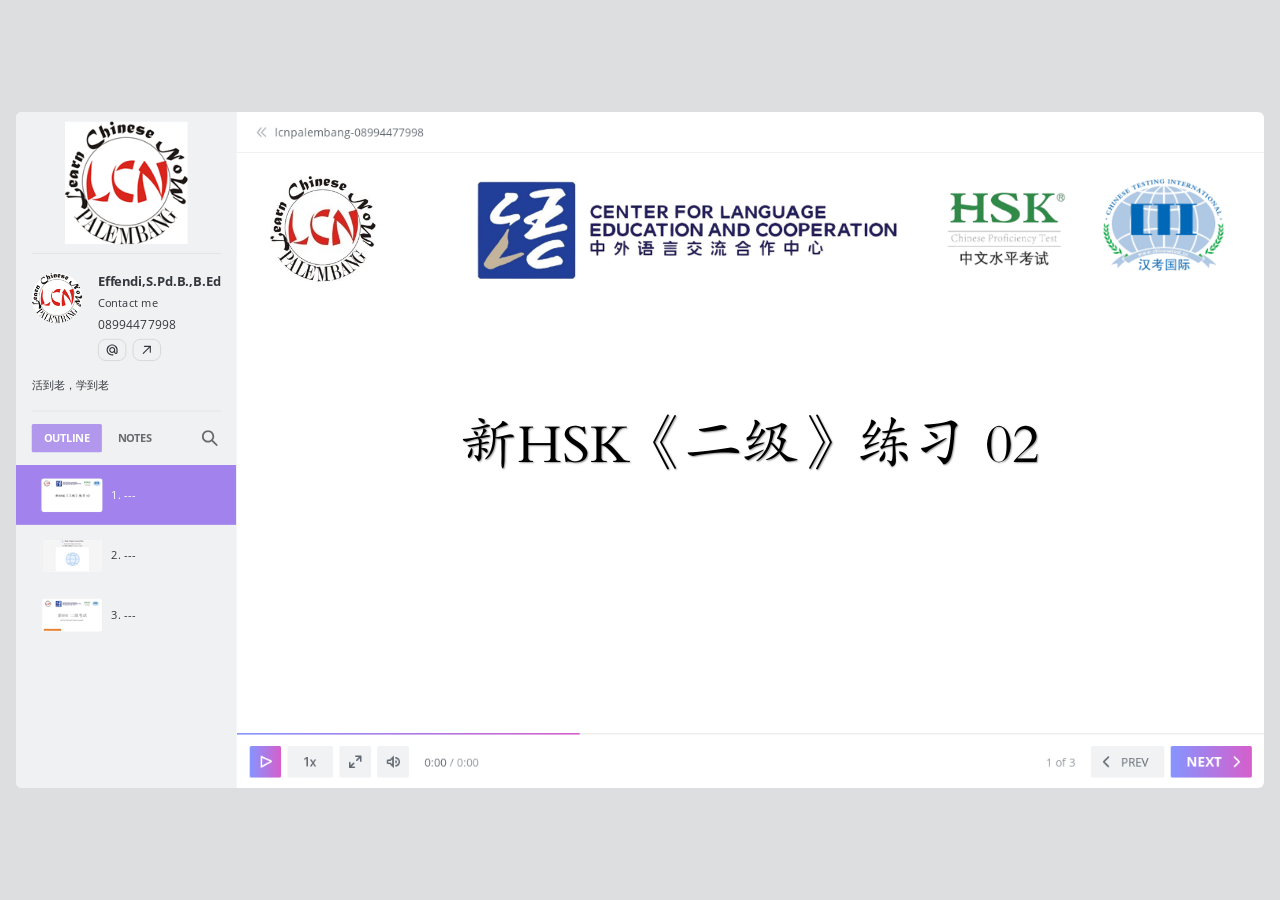
<file: index.html>
<!DOCTYPE html>
<!-- Created with iSpring --><!-- 1576 864 --><!--version 11.7.0.5 --><!--type html --><!--mainFolder ./ -->
<html style=background-color:#dcdee0;>
<head>
    <meta http-equiv="Content-Type" content="text/html;charset=utf-8"/><meta name="viewport" content="width=device-width,initial-scale=1,minimum-scale=1,maximum-scale=1,user-scalable=no"/><meta name="format-detection" content="telephone=no"/><meta name="apple-mobile-web-app-capable" content="yes"/><meta name="apple-mobile-web-app-status-bar-style" content="black"/><meta http-equiv="X-UA-Compatible" content="IE=edge"/><meta name="msapplication-tap-highlight" content="no"/><title>NEW HSK2 LESSON 02</title><link rel="apple-touch-icon-precomposed" href="data/apple-touch-icon.png"/><link rel="shortcut icon" type="image/ico" href="data/favicon.ico"/><style>body {background-color:#dcdee0;}#spr0_1d908a {display:none;}</style>
    
    
    <style>
		#playerView {
			position:absolute;
			-webkit-tap-highlight-color:rgba(0,0,0,0);
			-webkit-user-select:none;
			-moz-user-select:none;
			-webkit-touch-callout:none;
			-webkit-user-drag:none;
		}
		#playerView * {
			position:absolute;
		}
		#preloader {
			width: 50px;
			height: 50px;
			position: absolute;
			top: 0;
			left: 0;
			bottom: 0;
			right: 0;
			margin: auto;
			border-radius: 10px;
			background-color: rgba(0, 0, 0, 0.5);
		}

		#preloader::after {
			content: '';
			position: absolute;
			background: url([data-uri]);
			background-size: cover;
			top: 0;
			left: 0;
			bottom: 0;
			right: 0;
			animation: preloader_spin 1s infinite linear;
			-webkit-animation: preloader_spin 1s infinite linear;
		}

		@keyframes preloader_spin { 0% {transform: rotate(0deg);} 100% {transform: rotate(360deg);} }
		@-webkit-keyframes preloader_spin { 0% {-webkit-transform: rotate(0deg);} 100% {-webkit-transform: rotate(360deg);}}
    </style>
</head>
<body>
	<div id="preloader"></div>
	<script src="data/browsersupport.js?0CCF805D"></script>
	<script src="data/player.js?0CCF805D"></script>
    <div id="content"></div>
    <div id="spr0_1d908a"></div>
    <script>
		document.addEventListener("DOMContentLoaded", () => (function(startup){
			function start(savedPresentationState)
			{
				var presInfo = "eNrVWktv28gd/yqEitwshZSol3toKZKKCdOiVqTsZJNAoMSRNGuKVPiQ4zUMpOilaPfcc0/bU4E99NLdfprubre3foX+Z4aUSFEvp9kCNWJLmvnN//0aKg8lXDovPbT5epWv83y5pgq1stipyWWpURfLal2S5SqvKo2W8lg6K0UA7qk33IV5WeV01TSNHsdXYWNCdtyJt7RdtBjb3qzMt9ptUWw22+0W7N+VzoVqiz8rzUvnzSq8TgA/8QNkLoOR0K41xXoNYMtV6bzKC42zUkzkwmEY4wiNBKHSrPCj+i8JpHT++qHkwa46nSLPwWdmpe9UOpWzTkV1APAFbMm+F9mTiFsgWBjDwj//+t2Pv/vmXx9+8++/f/XjX75m75lcpXkULc/fPH/zfIyjinv/5nlWD8CgLdV+PVvY2K1M/AUTp5RXtV86f6BWdezIfvN8OfcjX6gsKSlg1xapEdri41lJJlA3j3f9WRYu1BsUD6+Pp4lLPDEau7Z3W3p8fLufSZZHcweP8FQm1ELUJQ+lW/IHPkZBjM5K9tpXyyUcCulHgNSqNACmthsiukzfPb59PGNoL8yhxcPoZR5dO0I7yqKFI+jlYTRRcwOe5gVpUDCzRJGymwfXD4NXWXDrsMzhLjH2o9EOOfajpzl0+wh6nEM3D6NXcQ59RMuVk0WL/GF0lJO7ye+2NsBLi1wEkzgPIY9ooj+QgGbr7nYUnFE2AXAJSJCRrLDJiWkSJI8pe0IRUBopu1BoGzVFUcoNqdEqi816o9zhO/WyUK3VGlVJkXmh/sgETxI3dLGDhMoXxMWT7dUJ9byVT/Vovhhn6kmzRVNdrIFAzloJUIc/22j3nlTMP34DVf77D7//4duvfvr2z99/+MNP3/32h7/9idX7JT2AqEbkfYXnBUpArDTFNlRzqPZivVltVlFZEEgZwon9Xr9NbMzM4SSHefYjJqdZ7WAewfQdWIGSCOf2EoXJksnoXbOX++Tllr1O2cudz8B50zdbTakrthrlZgPantiQhXJbqPPlRrvRlXm1rrYkcYfpqztNX91v+uoTTf//ZtgHaos7fySMeFAzXit/5wtvnl8apnQpWRLXkToQOJV5tHBJ9/CploWhYLq2ipMrriHx3Ds4+K6TWJgZK1jjaY6XKIUHlqpRmobTzCeShu+ita2Xa2nfxfjLpWvfo4A5OBsq3Y5Ub9W6tbIqqkJZVCSh3GmKfFlq1wWp2ewqNVnKhwqhliTpjpConRYST42Ex8QzrOD1u16JUioZS+Rxpk17KrjndSLJ1Iv4yp0/nZbgnASeqPCNVktsNuqNKjQBhXCstqvtRqtZp2y3AE4eMIOPabEF3uOjzIVPzJzOeTRkNlLgo1JUP7kUuCDF+LgYtZ/LGAV5gJmYiNP9/NLGBVHErCh8pdWoVVvCRo5qwtTObzq5zWwwAMl6wtBEMx9xQ63As76lfrMtQOfLaF/n280N4zzC2UZscW9scedMtMBj33UKYjQ+uRiboASidDYe+4GDgoHt4BjqBZmDfdcPQlrDQ2glHXtyOwv82HPIEt0E2X+hdrtClzRef2lPcAQFGWpBdL8kdxPT0DWFDhyEgApDOvKiDR1pEuEVylGTqq2qqnwUtQt/hYIcMUVRq2r9CcQs9D7KUaiJtVZNeSKFHWp16c8T6RQVEqtiS1RPIaPDNeq/cdjSnu1zuCIrqsofO0871h4KJ1mDUSh4pCFALTnKPcALO7jvxFHke3khHDQLEIDbkAGzAIIdjM2GhZRDq9Gub0lHcnajf6PeleX8/tu1DC8GkqKpPeuAGGu/[base64]/p1uj5G7vlavcIjhfDrFUIQsM402l3BY7IF66XJys4dVI44o6SyyD0Wvb8chygLJ4hgiaWBHqEimH6BVcXWA7rDn5GhTK/TixRgFYRZK1w3PvS9SIeoH2YVr340XSGYm32eHKWx37QV277cmywX2cHiLPTkOI3+Bv6QmVlMnJKL6zCxrf87xbO7Cb3SN0R1yVGCN0VqBRexG2EUrtJbGoxpuwUJkB5P5+tHJHDCejVNX0oums2FJNJUiHU2jrO6kpWY/9/wIhTsdmnMOiSUUaN7U37lxDYz9tfLbpoxw5G7kGlMHheyOm3xI5UwITPw4CJFFjl1naWVV2MML0i/ExP8loSKQJNUIz35nJMmyappaR1dH0kCTRrrUUfVRR5IvR5Yx6qgvtB7pNT4Xwb854sZohj0PezPOn9IF+iSCPH/[base64]/WKB4j3hr1RkZ3JBtDGIkSx3HPPhuqJjPg8KqjDp6RqH1mGRaIl26Zzwr0roHcLofRfD7gsBsJpL6SBpdMEXmgwoIyutGsC/LtUICgyDvcHY7mHDZhwoEsQivbjVlMpznKqFqWJF9cgR1GiiEP6Rtz2LE0SydGVfxJTK4SBXBXI/bYALtQQAsg7Up6kUP18SSKgyJQ13qXWZyOvdsCiFkrg2Jlj8LSQiL1+0lAro1J5icGkuUREBqC+7qkqUynW8skiA0vv5jyYoWabRk9a2DoLB1Hsm6YYHtZ6lMnH4KqLzUw3FCHtAeXqYSd+h5H3DR2XS6cwBjv7TqWP9E9DCYJTL/FhJcd28bQAlsThdJ3O0AkrYmzyMuO7YHa16VXABggcr/aBWGJQnNEHQDyWZI5heSg62lm5GlcGzqEY7pI3E3nhgQ6HAxoqFK6mgm1wALoVV9XIRMA/MqPubm9QqSfrKDp0x4CgYyDpJWQDTL2YS9OaCrGlQTZBFXBGmgy8SbJbz8I7s/oaTuO5n4AVEPOwSEdOChpkl5kPzvzkWoWzTEg/YWNvUrCYSDdQKuAQDV0E6qYkq6QSPAcTglsQm0neCCZ1JRqYIco2AsZSbqeojjJdXcBL7QXFzr8Mt9cpLPRbqp9GnX9NNqSgimZ5o0xUKjcpF7a3NIOwzu4E+QMnjUJO6/1ZANcJ1tZGhaBpufBaNibgNnRJErPAE+JeiRxOMinGDcjiwU78fUCxkHw52LpoghR3pgIZk9YG0dTHxzvIujs1FvAhEZB4pgrqKykVHWMlxBJJH+M4oZxSdLmsrjxSiVpT/7SrUyDhMBMw2kdlRObRId7n/[base64]/jDcxqlQ8mm9JP/npbD5EjqRkiWx8NPhZYPqGSBPlxYNn9tMkPSytgW9UTumZpHue4PGIY4SWjT4Ti9sNPaOVbQj2b3ZVtSuNNQtukJ1CBZ2YgmQm3TgRH5Wg/[base64]/dAU69kBnps9uZaTp5bFOAbJI/KRK7KoQFs/16+tUNSWEjoe7bDhjjHx++ZjB2AUoyA8KVfc4E64peiB4f/wMKE4C9";
				PresentationPlayer.start(presInfo, "content", "playerView", onPlayerInit, savedPresentationState);
				function onPlayerInit(player)
				{
					(function(player){
	(function(player)
{
	function findConnector(win)
	{
		var retries = 0;
		while (!win.ispringPresentationConnector && win.parent && win.parent != win)
		{
			++retries;
			if (retries > 7)
			{
				return null;
			}

			win = win.parent;
		}
		return win.ispringPresentationConnector;
	}

	function getConnector()
	{
		var api = findConnector(window);
		if (!api && window.opener && (typeof(window.opener) != "undefined"))
		{
			api = findConnector(window.opener);
		}
		return api;
	}

	try
	{
		var connector = getConnector();
		if (connector)
		{
			connector.register(player);
		}
	}
	catch (e) {}
})(player);

})(player);

					var preloader = document.getElementById("preloader");
					preloader.parentNode.removeChild(preloader);
				}
			}

			if (startup)
				startup(start);
			else
				start();
		})());
    </script>
</body>
</html>
</file>
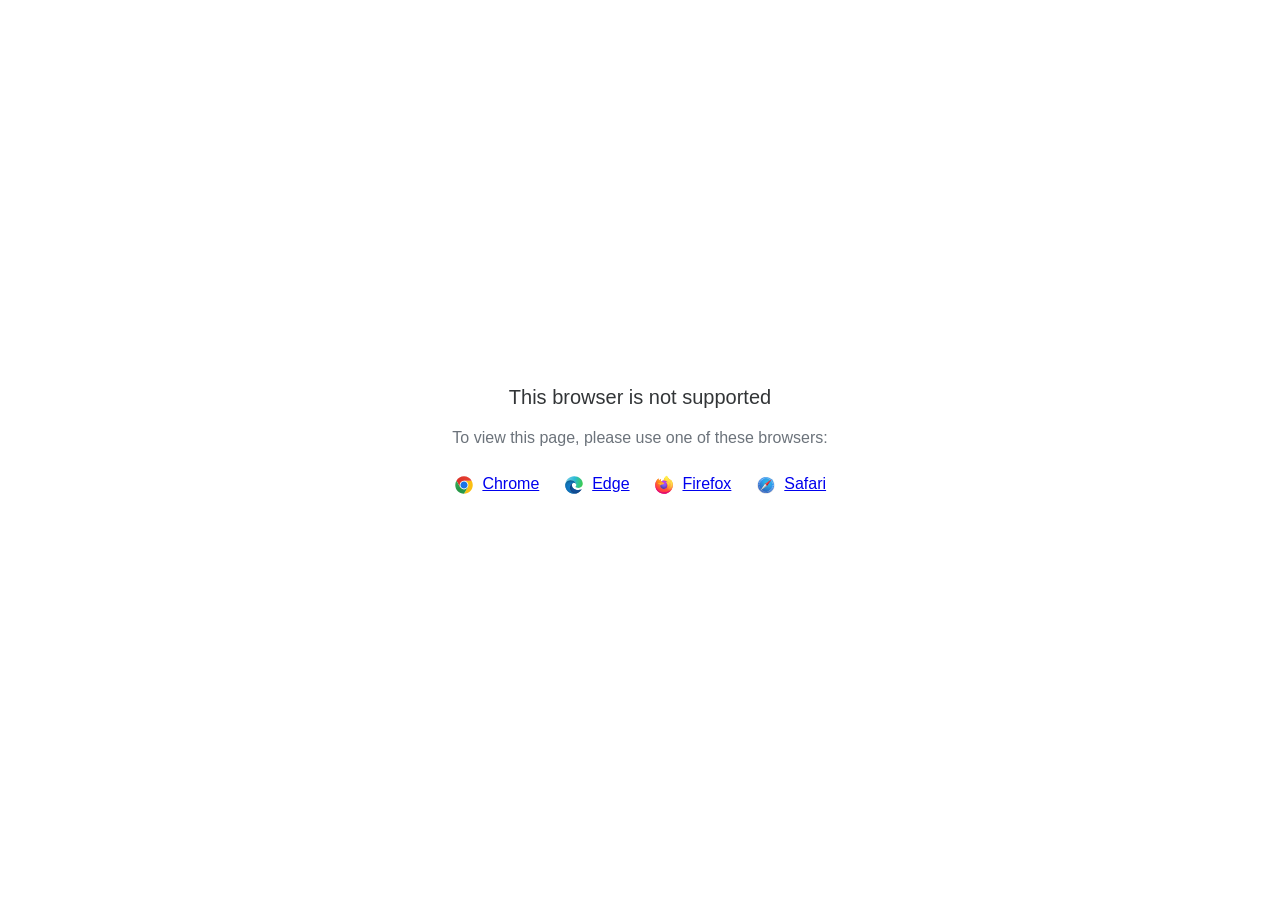
<file: data/html5-unsupported.html>
<html>
<head>
    <meta http-equiv="Content-Type" content="text/html;charset=utf-8"/>
    <meta name="viewport" content="width=device-width,initial-scale=1,maximum-scale=1">
    <meta name="format-detection" content="telephone=no">
    <meta name="apple-mobile-web-app-capable" content="yes">
    <meta name="apple-mobile-web-app-status-bar-style" content="black">
    <meta http-equiv="X-UA-Compatible" content="IE=edge">
    <meta name="msapplication-tap-highlight" content="no" />
    <title>Page Not Available</title>
    <style>
        body {
            background: #fff;
        }

        .banner {
            position: absolute;
            top: 50%;
            left: 50%;
            margin-left: -235px;
            margin-top: -67px;
            width: 470px;
            text-align: center;
            font-family: Roboto, Arial, Helvetica, sans-serif;
        }

        .title {
            margin-bottom: 16px;
            font-size: 20px;
            font-weight: 500;
            color: #323537;
            line-height: 28px;
        }

        .text {
            margin-bottom: 26px;
            font-size: 16px;
            color: #6C737B;
            line-height: 22px;
        }

        .browsers svg, .browsers a {
            display: inline-block;
            vertical-align: top;
        }

        .browsers a {
            font-size: 16px;
            margin-right: 20px;
            margin-left: 4px;
        }

        .browsers :last-child {
            margin-right: 0;
        }
    </style>
</head>
<body>
    <div class="banner">
        <div class="title">This browser is not supported</div>
        <div class="text">To view this page, please use one of these browsers:</div>
        <div class="browsers">
            <svg width="20" height="20" viewBox="0 0 20 20" fill="none" xmlns="http://www.w3.org/2000/svg">
                <path d="M10.0001 10.0001L13.789 12.1875L10.0001 18.7501C14.8326 18.7501 18.7501 14.8326 18.7501 10.0001C18.7501 8.40581 18.3216 6.91244 17.5766 5.625H10L10.0001 10.0001Z" fill="#FBBF12"/>
                <path d="M9.99999 1.25C6.76136 1.25 3.93585 3.01077 2.42285 5.6261L6.21103 12.1876L9.99999 10.0001V5.62507H17.5766C16.0634 3.01039 13.2382 1.25 9.99999 1.25Z" fill="url(#paint0_linear_579_2699)"/>
                <path d="M1.25005 10C1.25005 14.8325 5.16742 18.75 10 18.75L13.789 12.1875L10 10L6.21109 12.1875L2.42291 5.62598C1.67833 6.91306 1.25 8.40588 1.25 9.99988" fill="url(#paint1_linear_579_2699)"/>
                <path d="M14.3751 10.0001C14.3751 12.4163 12.4163 14.3751 10.0001 14.3751C7.58381 14.3751 5.625 12.4163 5.625 10.0001C5.625 7.58381 7.58381 5.625 10.0001 5.625C12.4163 5.625 14.3751 7.58381 14.3751 10.0001Z" fill="white"/>
                <path d="M13.5548 10.0001C13.5548 11.9633 11.9633 13.5548 10.0001 13.5548C8.03686 13.5548 6.44531 11.9633 6.44531 10.0001C6.44531 8.03686 8.03686 6.44531 10.0001 6.44531C11.9633 6.44531 13.5548 8.03686 13.5548 10.0001Z" fill="#1A73E8"/>
                <defs>
                    <linearGradient id="paint0_linear_579_2699" x1="5.04786" y1="6.71874" x2="12.965" y2="6.71874" gradientUnits="userSpaceOnUse">
                        <stop stop-color="#DB3328"/>
                        <stop offset="1" stop-color="#E53D30"/>
                    </linearGradient>
                    <linearGradient id="paint1_linear_579_2699" x1="4.58454" y1="7.18406" x2="7.82938" y2="12.8043" gradientUnits="userSpaceOnUse">
                        <stop stop-color="#32A651"/>
                        <stop offset="1" stop-color="#279847"/>
                    </linearGradient>
                </defs>
            </svg>
            <a href="https://www.google.com/chrome">Chrome</a>
            <svg width="20" height="20" viewBox="0 0 20 20" fill="none" xmlns="http://www.w3.org/2000/svg">
                <path d="M12.2449 9.92045C12.2449 8.25 10.5088 5.36648 6.59777 5.36648C2.68671 5.36648 1.25 8.62784 1.25 10.0199C1.25 5.0483 5.30074 1.25 10.1097 1.25C14.9188 1.25 18.75 4.84943 18.75 8.50852C18.75 11.7699 16.2956 12.9034 14.3002 12.9034C12.9832 12.9034 11.4866 12.4659 11.4866 11.7699C11.4866 11.233 12.2449 11.233 12.2449 9.92045Z" fill="url(#paint0_linear_579_2709)"/>
                <path d="M6.59777 5.36646C10.5088 5.36646 12.2449 8.24998 12.2449 9.92043C12.2449 9.93342 12.2448 9.94627 12.2446 9.95901C12.2249 8.84657 11.4738 7.79259 9.99002 7.79259C8.11431 7.79259 5.5801 10.338 5.91933 13.5C6.19087 16.031 8.33381 19.4261 12.9832 18.2329C12.9832 18.2329 12.1052 18.75 9.6508 18.75C5.30074 18.75 1.25 14.7727 1.25 10.2187C1.25 10.0981 1.25184 9.97975 1.25555 9.8637C1.35584 8.39889 2.82648 5.36646 6.59777 5.36646Z" fill="url(#paint1_linear_579_2709)"/>
                <path d="M6.59777 5.36646C10.5088 5.36646 12.2449 8.24998 12.2449 9.92043C12.2449 9.93342 12.2448 9.94627 12.2446 9.95901C12.2249 8.84657 11.4738 7.79259 9.99002 7.79259C8.11431 7.79259 5.5801 10.338 5.91933 13.5C6.19087 16.031 8.33381 19.4261 12.9832 18.2329C12.9832 18.2329 12.1052 18.75 9.6508 18.75C5.30074 18.75 1.25 14.7727 1.25 10.2187C1.25 10.0981 1.25184 9.97975 1.25555 9.8637C1.35584 8.39889 2.82648 5.36646 6.59777 5.36646Z" fill="url(#paint2_radial_579_2709)"/>
                <path d="M12.4415 18.4371C14.9324 17.7576 16.712 15.6377 17.0338 15.2101C17.393 14.7328 17.4928 14.4345 17.393 14.3351C17.2932 14.2357 17.1536 14.2555 16.7944 14.4345C16.4352 14.6135 14.32 15.4885 11.9056 14.7527C9.49107 14.0169 7.83486 12.1078 7.83486 9.99987C7.83486 8.36919 9.23166 7.79248 9.98993 7.79248C8.11422 7.79248 5.58001 10.3379 5.91923 13.4999C6.19077 16.0309 8.33371 19.426 12.9831 18.2328C12.9831 18.2328 12.821 18.3283 12.4415 18.4371Z" fill="#0E458A"/>
                <path d="M12.4415 18.4371C14.9324 17.7576 16.712 15.6377 17.0338 15.2101C17.393 14.7328 17.4928 14.4345 17.393 14.3351C17.2932 14.2357 17.1536 14.2555 16.7944 14.4345C16.4352 14.6135 14.32 15.4885 11.9056 14.7527C9.49107 14.0169 7.83486 12.1078 7.83486 9.99987C7.83486 8.36919 9.23166 7.79248 9.98993 7.79248C8.11422 7.79248 5.58001 10.3379 5.91923 13.4999C6.19077 16.0309 8.33371 19.426 12.9831 18.2328C12.9831 18.2328 12.821 18.3283 12.4415 18.4371Z" fill="url(#paint3_radial_579_2709)"/>
                <defs>
                    <linearGradient id="paint0_linear_579_2709" x1="17.7323" y1="11.5909" x2="0.61762" y2="7.54779" gradientUnits="userSpaceOnUse">
                        <stop stop-color="#3BCC50"/>
                        <stop offset="0.489583" stop-color="#2ABAD6"/>
                        <stop offset="1" stop-color="#7DCFE7"/>
                    </linearGradient>
                    <linearGradient id="paint1_linear_579_2709" x1="7.11659" y1="5.36646" x2="7.11659" y2="18.75" gradientUnits="userSpaceOnUse">
                        <stop stop-color="#035989"/>
                        <stop offset="0.265625" stop-color="#1175B6"/>
                        <stop offset="1" stop-color="#0470CF"/>
                    </linearGradient>
                    <radialGradient id="paint2_radial_579_2709" cx="0" cy="0" r="1" gradientUnits="userSpaceOnUse" gradientTransform="translate(6.83723 11.8693) rotate(59.2143) scale(5.92595 5.93561)">
                        <stop stop-color="#1284D8"/>
                        <stop offset="0.813899" stop-color="#1170B2" stop-opacity="0.767762"/>
                        <stop offset="1" stop-color="#0E649B" stop-opacity="0.65"/>
                    </radialGradient>
                    <radialGradient id="paint3_radial_579_2709" cx="0" cy="0" r="1" gradientUnits="userSpaceOnUse" gradientTransform="translate(11.6661 13.4999) rotate(77.9982) scale(4.79806 5.18015)">
                        <stop stop-color="#104890"/>
                        <stop offset="0.69943" stop-color="#12529E" stop-opacity="0.70624"/>
                        <stop offset="1" stop-color="#0E4584" stop-opacity="0.58"/>
                    </radialGradient>
                </defs>
            </svg>
            <a href="https://www.microsoft.com/edge">Edge</a>
            <svg width="20" height="20" viewBox="0 0 20 20" fill="none" xmlns="http://www.w3.org/2000/svg">
                <path d="M18.1191 6.70405C17.7385 5.78587 16.967 4.79462 16.3615 4.4815C16.8544 5.4501 17.1395 6.42162 17.2485 7.14652C17.2485 7.14652 17.2485 7.15163 17.2503 7.16113C16.2598 4.6861 14.5798 3.68791 13.2079 1.51504C13.1383 1.40543 13.069 1.29582 13.0012 1.17854C12.963 1.1124 12.932 1.05248 12.905 0.995851C12.8481 0.885984 12.8042 0.76987 12.7741 0.649844C12.7743 0.644144 12.7725 0.638558 12.7688 0.63417C12.7652 0.629782 12.7601 0.626904 12.7544 0.626094C12.749 0.624635 12.7434 0.624635 12.738 0.626094C12.7366 0.626756 12.7352 0.627617 12.734 0.628652C12.7318 0.628652 12.7296 0.63121 12.7274 0.63194L12.7311 0.627191C10.5302 1.91914 9.78353 4.30904 9.71499 5.5049C8.83549 5.56518 7.99455 5.88974 7.30189 6.43623C7.22949 6.37488 7.15379 6.31755 7.07512 6.26451C6.87551 5.56419 6.86708 4.82302 7.0507 4.11832C6.15057 4.52936 5.45059 5.17789 4.94165 5.75189H4.93764C4.5902 5.31089 4.61463 3.85634 4.63432 3.55272C4.63031 3.53372 4.37547 3.68535 4.34266 3.70837C4.03608 3.92756 3.7495 4.17357 3.48628 4.4435C3.18675 4.74784 2.9131 5.07672 2.66818 5.42671C2.1047 6.22702 1.70509 7.13132 1.49244 8.08735C1.48843 8.10635 1.48478 8.12608 1.48077 8.14544C1.46437 8.22254 1.40494 8.60946 1.39437 8.6935V8.71286C1.3169 9.11266 1.26865 9.5176 1.25 9.92444V9.96938C1.25 14.8186 5.17279 18.75 10.0114 18.75C14.345 18.75 17.943 15.5968 18.6477 11.455C18.6623 11.3428 18.6743 11.2295 18.6875 11.1163C18.8617 9.61022 18.6681 8.02743 18.1191 6.70405ZM8.02046 13.5774C8.06129 13.5968 8.09994 13.6183 8.14186 13.6373L8.14769 13.641C8.10577 13.6205 8.06311 13.5993 8.02082 13.5774H8.02046ZM17.251 7.16515V7.15675V7.16625V7.16515Z" fill="url(#paint0_linear_579_2717)"/>
                <path d="M18.119 6.704C17.7384 5.78582 16.9669 4.79457 16.3614 4.48145C16.8543 5.45005 17.1394 6.42157 17.2484 7.14647V7.16437C18.0752 9.41067 17.6246 11.695 16.9757 13.0907C15.9716 15.25 13.541 17.4635 9.73602 17.3557C5.62839 17.2388 2.0071 14.1802 1.33082 10.1776C1.20759 9.54586 1.33082 9.22543 1.39279 8.71281C1.31733 9.10778 1.28853 9.22214 1.25098 9.92439V9.96933C1.25098 14.8185 5.17377 18.7499 10.0124 18.7499C14.346 18.7499 17.944 15.5968 18.6487 11.4549C18.6633 11.3428 18.6753 11.2295 18.6884 11.1162C18.8616 9.61017 18.668 8.02738 18.119 6.704Z" fill="url(#paint1_radial_579_2717)"/>
                <path d="M18.119 6.704C17.7384 5.78582 16.9669 4.79457 16.3614 4.48145C16.8543 5.45005 17.1394 6.42157 17.2484 7.14647V7.16437C18.0752 9.41067 17.6246 11.695 16.9757 13.0907C15.9716 15.25 13.541 17.4635 9.73602 17.3557C5.62839 17.2388 2.0071 14.1802 1.33082 10.1776C1.20759 9.54586 1.33082 9.22543 1.39279 8.71281C1.31733 9.10778 1.28853 9.22214 1.25098 9.92439V9.96933C1.25098 14.8185 5.17377 18.7499 10.0124 18.7499C14.346 18.7499 17.944 15.5968 18.6487 11.4549C18.6633 11.3428 18.6753 11.2295 18.6884 11.1162C18.8616 9.61017 18.668 8.02738 18.119 6.704Z" fill="url(#paint2_radial_579_2717)"/>
                <path d="M13.8612 7.73587C13.8806 7.74939 13.8977 7.7629 13.9159 7.77642C13.696 7.38513 13.4221 7.02694 13.1022 6.71246C10.3788 3.98314 12.3884 0.794172 12.7271 0.631947L12.7307 0.627197C10.5298 1.91915 9.78314 4.30905 9.7146 5.50491C9.81668 5.49797 9.9184 5.4892 10.0223 5.4892C11.6647 5.4892 13.0953 6.39459 13.8612 7.73587Z" fill="url(#paint3_radial_579_2717)"/>
                <path d="M10.028 8.28118C10.0138 8.5004 9.24382 9.25307 8.97441 9.25307C6.48292 9.25307 6.07861 10.7635 6.07861 10.7635C6.18798 12.0357 7.07244 13.0833 8.14245 13.6375C8.19131 13.6627 8.24052 13.6854 8.28828 13.708C8.37396 13.7446 8.46 13.7811 8.54567 13.8136C8.91262 13.9433 9.29689 14.0172 9.68568 14.0329C14.0525 14.2382 14.8991 8.80001 11.7473 7.22087C12.5541 7.08021 13.3919 7.40575 13.8597 7.73495C13.0941 6.39367 11.6631 5.48828 10.0207 5.48828C9.91682 5.48828 9.81511 5.49705 9.71303 5.50399C8.83417 5.56502 7.99404 5.88994 7.30212 6.43642C7.43591 6.55005 7.58685 6.70131 7.90439 7.0148C8.5001 7.60378 10.0247 8.20993 10.028 8.28118Z" fill="url(#paint4_radial_579_2717)"/>
                <path d="M10.028 8.28118C10.0138 8.5004 9.24382 9.25307 8.97441 9.25307C6.48292 9.25307 6.07861 10.7635 6.07861 10.7635C6.18798 12.0357 7.07244 13.0833 8.14245 13.6375C8.19131 13.6627 8.24052 13.6854 8.28828 13.708C8.37396 13.7446 8.46 13.7811 8.54567 13.8136C8.91262 13.9433 9.29689 14.0172 9.68568 14.0329C14.0525 14.2382 14.8991 8.80001 11.7473 7.22087C12.5541 7.08021 13.3919 7.40575 13.8597 7.73495C13.0941 6.39367 11.6631 5.48828 10.0207 5.48828C9.91682 5.48828 9.81511 5.49705 9.71303 5.50399C8.83417 5.56502 7.99404 5.88994 7.30212 6.43642C7.43591 6.55005 7.58685 6.70131 7.90439 7.0148C8.5001 7.60378 10.0247 8.20993 10.028 8.28118Z" fill="url(#paint5_radial_579_2717)"/>
                <path d="M6.89479 6.14439C6.96588 6.19043 7.02421 6.22916 7.07708 6.2646C6.87746 5.56428 6.86903 4.82311 7.05265 4.11841C6.15252 4.52945 5.45255 5.17799 4.9436 5.75198C4.9848 5.75089 6.2557 5.72787 6.89479 6.14439Z" fill="url(#paint6_radial_579_2717)"/>
                <path d="M1.33119 10.1776C2.00747 14.1802 5.62876 17.2388 9.7393 17.3557C13.5443 17.4635 15.9735 15.25 16.979 13.0907C17.6279 11.6946 18.0785 9.41068 17.2517 7.16437V7.14756C17.2517 7.14976 17.2517 7.15268 17.2535 7.16218C17.5641 9.1962 16.532 11.1667 14.9184 12.4992C14.9167 12.5029 14.9152 12.5067 14.9137 12.5105C11.7692 15.0765 8.76042 14.0586 8.15123 13.6431C8.10893 13.6227 8.06628 13.6015 8.02399 13.5796C6.19056 12.7027 5.43334 11.0274 5.59558 9.5919C4.04797 9.5919 3.52007 8.28314 3.52007 8.28314C3.52007 8.28314 4.90982 7.29006 6.74143 8.1538C8.43778 8.95396 10.031 8.2835 10.031 8.28314C10.0277 8.21189 8.50304 7.60391 7.90842 7.01676C7.59088 6.70327 7.43995 6.55201 7.30615 6.43838C7.23375 6.37702 7.15805 6.3197 7.07939 6.26665C7.02725 6.23012 6.97001 6.19358 6.8971 6.14645C6.25801 5.72992 4.98711 5.75294 4.94518 5.75404H4.94117C4.59374 5.31303 4.61816 3.85849 4.63785 3.55487C4.63384 3.53587 4.379 3.68749 4.34619 3.71051C4.03961 3.92971 3.75303 4.17571 3.48981 4.44564C3.19028 4.74999 2.91663 5.07887 2.67171 5.42886C2.10823 6.22916 1.70862 7.13347 1.49597 8.08949C1.48904 8.1063 1.17734 9.47023 1.33119 10.1776Z" fill="url(#paint7_radial_579_2717)"/>
                <path d="M13.1024 6.71246C13.4222 7.02693 13.6962 7.38513 13.9161 7.77642C13.9616 7.81071 14.0055 7.8473 14.0473 7.88603C16.0335 9.71873 14.9945 12.3132 14.9154 12.4996C16.529 11.1671 17.5611 9.19662 17.2505 7.16259C16.2599 4.6861 14.58 3.68791 13.2081 1.51504C13.1385 1.40543 13.0692 1.29582 13.0014 1.17854C12.9631 1.1124 12.9321 1.05248 12.9051 0.995851C12.8483 0.885984 12.8044 0.76987 12.7742 0.649844C12.7745 0.644144 12.7726 0.638559 12.769 0.63417C12.7653 0.629782 12.7602 0.626904 12.7546 0.626094C12.7492 0.624635 12.7435 0.624635 12.7382 0.626094C12.7367 0.626756 12.7354 0.627617 12.7341 0.628652C12.732 0.628652 12.7298 0.63121 12.7276 0.63194C12.3885 0.794165 10.379 3.98313 13.1024 6.71246Z" fill="url(#paint8_radial_579_2717)"/>
                <path d="M14.0464 7.88413C14.0046 7.8454 13.9608 7.80882 13.9152 7.77452C13.8973 7.761 13.8787 7.74748 13.8605 7.73396C13.3928 7.40513 12.555 7.07922 11.7482 7.21989C14.8995 8.79902 14.0534 14.2372 9.68654 14.0319C9.29775 14.0163 8.91348 13.9424 8.54653 13.8126C8.46085 13.7805 8.37481 13.7451 8.28914 13.7071C8.23956 13.6844 8.19034 13.6618 8.14331 13.6365L8.14914 13.6402C8.75834 14.0567 11.7671 15.0746 14.9116 12.5075C14.9116 12.5075 14.9134 12.5028 14.9163 12.4962C14.9943 12.3132 16.0334 9.71866 14.0464 7.88413Z" fill="url(#paint9_radial_579_2717)"/>
                <path d="M6.07833 10.7635C6.07833 10.7635 6.48264 9.25306 8.97412 9.25306C9.24354 9.25306 10.0135 8.49966 10.0277 8.28117C10.0419 8.06268 8.43455 8.95199 6.7382 8.15183C4.90659 7.28809 3.51685 8.28117 3.51685 8.28117C3.51685 8.28117 4.04475 9.58993 5.59235 9.58993C5.43012 11.0255 6.18733 12.6992 8.02076 13.5776C8.06159 13.597 8.10024 13.6185 8.14217 13.6375C7.07215 13.0843 6.18879 12.0357 6.07833 10.7635Z" fill="url(#paint10_radial_579_2717)"/>
                <path d="M18.1191 6.70405C17.7385 5.78587 16.967 4.79462 16.3615 4.4815C16.8544 5.4501 17.1395 6.42162 17.2485 7.14652C17.2485 7.14652 17.2485 7.15163 17.2503 7.16113C16.2598 4.6861 14.5798 3.68791 13.2079 1.51504C13.1383 1.40543 13.069 1.29582 13.0012 1.17854C12.963 1.1124 12.932 1.05248 12.905 0.995851C12.8481 0.885984 12.8042 0.76987 12.7741 0.649844C12.7743 0.644144 12.7725 0.638558 12.7688 0.63417C12.7652 0.629782 12.7601 0.626904 12.7544 0.626094C12.749 0.624635 12.7434 0.624635 12.738 0.626094C12.7366 0.626756 12.7352 0.627617 12.734 0.628652C12.7318 0.628652 12.7296 0.63121 12.7274 0.63194L12.7311 0.627191C10.5302 1.91914 9.78353 4.30904 9.71499 5.5049C9.81707 5.49796 9.91878 5.48919 10.0227 5.48919C11.6651 5.48919 13.0957 6.39458 13.8616 7.73586C13.3939 7.40703 12.5561 7.08111 11.7493 7.22178C14.9007 8.80092 14.0545 14.2391 9.68764 14.0338C9.29885 14.0182 8.91458 13.9443 8.54763 13.8145C8.46196 13.7824 8.37592 13.747 8.29024 13.709C8.24066 13.6863 8.19144 13.6636 8.14441 13.6384L8.15025 13.6421C8.10796 13.6216 8.0653 13.6004 8.02301 13.5785C8.06384 13.5979 8.10249 13.6194 8.14441 13.6384C7.07221 13.0842 6.18885 12.0356 6.07839 10.7633C6.07839 10.7633 6.4827 9.25288 8.97418 9.25288C9.2436 9.25288 10.0136 8.49949 10.0278 8.28099C10.0245 8.20975 8.49987 7.60177 7.90525 7.01462C7.58771 6.70113 7.43678 6.54986 7.30298 6.43623C7.23058 6.37488 7.15488 6.31755 7.07622 6.26451C6.87661 5.56419 6.86817 4.82302 7.05179 4.11832C6.15166 4.52936 5.45169 5.17789 4.94275 5.75189H4.93874C4.5913 5.31089 4.61572 3.85634 4.63541 3.55272C4.6314 3.53372 4.37657 3.68535 4.34375 3.70837C4.03717 3.92756 3.75059 4.17357 3.48738 4.4435C3.18785 4.74784 2.9142 5.07672 2.66928 5.42671C2.1058 6.22702 1.70618 7.13132 1.49353 8.08735C1.48952 8.10635 1.48588 8.12608 1.48187 8.14544C1.46546 8.22254 1.39109 8.61494 1.38088 8.69898C1.38088 8.70556 1.38088 8.69277 1.38088 8.69898C1.31262 9.10444 1.26891 9.51368 1.25 9.92444V9.96938C1.25 14.8186 5.17279 18.75 10.0114 18.75C14.345 18.75 17.943 15.5968 18.6477 11.455C18.6623 11.3428 18.6743 11.2295 18.6875 11.1163C18.8617 9.61022 18.6681 8.02743 18.1191 6.70405ZM17.25 7.15492V7.16442V7.15492Z" fill="url(#paint11_linear_579_2717)"/>
                <defs>
                    <linearGradient id="paint0_linear_579_2717" x1="16.9594" y1="3.43288" x2="2.3837" y2="17.4648" gradientUnits="userSpaceOnUse">
                        <stop offset="0.05" stop-color="#FFF44F"/>
                        <stop offset="0.11" stop-color="#FFE847"/>
                        <stop offset="0.22" stop-color="#FFC830"/>
                        <stop offset="0.37" stop-color="#FF980E"/>
                        <stop offset="0.4" stop-color="#FF8B16"/>
                        <stop offset="0.46" stop-color="#FF672A"/>
                        <stop offset="0.53" stop-color="#FF3647"/>
                        <stop offset="0.7" stop-color="#E31587"/>
                    </linearGradient>
                    <radialGradient id="paint1_radial_579_2717" cx="0" cy="0" r="1" gradientUnits="userSpaceOnUse" gradientTransform="translate(16.287 2.63668) scale(18.2654 18.3055)">
                        <stop offset="0.13" stop-color="#FFBD4F"/>
                        <stop offset="0.19" stop-color="#FFAC31"/>
                        <stop offset="0.25" stop-color="#FF9D17"/>
                        <stop offset="0.28" stop-color="#FF980E"/>
                        <stop offset="0.4" stop-color="#FF563B"/>
                        <stop offset="0.47" stop-color="#FF3750"/>
                        <stop offset="0.71" stop-color="#F5156C"/>
                        <stop offset="0.78" stop-color="#EB0878"/>
                        <stop offset="0.86" stop-color="#E50080"/>
                    </radialGradient>
                    <radialGradient id="paint2_radial_579_2717" cx="0" cy="0" r="1" gradientUnits="userSpaceOnUse" gradientTransform="translate(9.61279 10.1202) scale(18.2654 18.3055)">
                        <stop offset="0.3" stop-color="#960E18"/>
                        <stop offset="0.35" stop-color="#B11927" stop-opacity="0.74"/>
                        <stop offset="0.43" stop-color="#DB293D" stop-opacity="0.34"/>
                        <stop offset="0.5" stop-color="#F5334B" stop-opacity="0.09"/>
                        <stop offset="0.53" stop-color="#FF3750" stop-opacity="0"/>
                    </radialGradient>
                    <radialGradient id="paint3_radial_579_2717" cx="0" cy="0" r="1" gradientUnits="userSpaceOnUse" gradientTransform="translate(11.8153 -1.51753) scale(13.2325 13.2615)">
                        <stop offset="0.13" stop-color="#FFF44F"/>
                        <stop offset="0.25" stop-color="#FFDC3E"/>
                        <stop offset="0.51" stop-color="#FF9D12"/>
                        <stop offset="0.53" stop-color="#FF980E"/>
                    </radialGradient>
                    <radialGradient id="paint4_radial_579_2717" cx="0" cy="0" r="1" gradientUnits="userSpaceOnUse" gradientTransform="translate(7.59304 14.9021) scale(8.69686 8.71594)">
                        <stop offset="0.35" stop-color="#3A8EE6"/>
                        <stop offset="0.47" stop-color="#5C79F0"/>
                        <stop offset="0.67" stop-color="#9059FF"/>
                        <stop offset="1" stop-color="#C139E6"/>
                    </radialGradient>
                    <radialGradient id="paint5_radial_579_2717" cx="0" cy="0" r="1" gradientUnits="userSpaceOnUse" gradientTransform="translate(9.87545 7.94492) rotate(-13.9265) scale(4.60823 5.42407)">
                        <stop offset="0.21" stop-color="#9059FF" stop-opacity="0"/>
                        <stop offset="0.28" stop-color="#8C4FF3" stop-opacity="0.06"/>
                        <stop offset="0.75" stop-color="#7716A8" stop-opacity="0.45"/>
                        <stop offset="0.97" stop-color="#6E008B" stop-opacity="0.6"/>
                    </radialGradient>
                    <radialGradient id="paint6_radial_579_2717" cx="0" cy="0" r="1" gradientUnits="userSpaceOnUse" gradientTransform="translate(9.38226 1.88781) scale(6.25678 6.27051)">
                        <stop stop-color="#FFE226"/>
                        <stop offset="0.12" stop-color="#FFDB27"/>
                        <stop offset="0.3" stop-color="#FFC82A"/>
                        <stop offset="0.5" stop-color="#FFA930"/>
                        <stop offset="0.73" stop-color="#FF7E37"/>
                        <stop offset="0.79" stop-color="#FF7139"/>
                    </radialGradient>
                    <radialGradient id="paint7_radial_579_2717" cx="0" cy="0" r="1" gradientUnits="userSpaceOnUse" gradientTransform="translate(14.3005 -2.08939) scale(26.6943 26.7529)">
                        <stop offset="0.11" stop-color="#FFF44F"/>
                        <stop offset="0.46" stop-color="#FF980E"/>
                        <stop offset="0.62" stop-color="#FF5634"/>
                        <stop offset="0.72" stop-color="#FF3647"/>
                        <stop offset="0.9" stop-color="#E31587"/>
                    </radialGradient>
                    <radialGradient id="paint8_radial_579_2717" cx="0" cy="0" r="1" gradientUnits="userSpaceOnUse" gradientTransform="translate(11.72 0.833589) rotate(84.2447) scale(19.4998 12.7839)">
                        <stop stop-color="#FFF44F"/>
                        <stop offset="0.06" stop-color="#FFE847"/>
                        <stop offset="0.17" stop-color="#FFC830"/>
                        <stop offset="0.3" stop-color="#FF980E"/>
                        <stop offset="0.36" stop-color="#FF8B16"/>
                        <stop offset="0.45" stop-color="#FF672A"/>
                        <stop offset="0.57" stop-color="#FF3647"/>
                        <stop offset="0.74" stop-color="#E31587"/>
                    </radialGradient>
                    <radialGradient id="paint9_radial_579_2717" cx="0" cy="0" r="1" gradientUnits="userSpaceOnUse" gradientTransform="translate(9.23484 4.20996) scale(16.6653 16.7019)">
                        <stop offset="0.14" stop-color="#FFF44F"/>
                        <stop offset="0.48" stop-color="#FF980E"/>
                        <stop offset="0.59" stop-color="#FF5634"/>
                        <stop offset="0.66" stop-color="#FF3647"/>
                        <stop offset="0.9" stop-color="#E31587"/>
                    </radialGradient>
                    <radialGradient id="paint10_radial_579_2717" cx="0" cy="0" r="1" gradientUnits="userSpaceOnUse" gradientTransform="translate(13.6341 5.18793) scale(18.2402 18.2803)">
                        <stop offset="0.09" stop-color="#FFF44F"/>
                        <stop offset="0.23" stop-color="#FFE141"/>
                        <stop offset="0.51" stop-color="#FFAF1E"/>
                        <stop offset="0.63" stop-color="#FF980E"/>
                    </radialGradient>
                    <linearGradient id="paint11_linear_579_2717" x1="16.7844" y1="3.35761" x2="4.38152" y2="15.7337" gradientUnits="userSpaceOnUse">
                        <stop offset="0.17" stop-color="#FFF44F" stop-opacity="0.8"/>
                        <stop offset="0.27" stop-color="#FFF44F" stop-opacity="0.63"/>
                        <stop offset="0.49" stop-color="#FFF44F" stop-opacity="0.22"/>
                        <stop offset="0.6" stop-color="#FFF44F" stop-opacity="0"/>
                    </linearGradient>
                </defs>
            </svg>
            <a href="https://www.mozilla.org/firefox">Firefox</a>
            <svg width="20" height="20" viewBox="0 0 20 20" fill="none" xmlns="http://www.w3.org/2000/svg">
                <path d="M10 18.75C14.8325 18.75 18.75 14.8325 18.75 10C18.75 5.16751 14.8325 1.25 10 1.25C5.16751 1.25 1.25 5.16751 1.25 10C1.25 14.8325 5.16751 18.75 10 18.75Z" fill="url(#paint0_linear_579_2734)"/>
                <path d="M10 18.0938C14.4701 18.0938 18.0938 14.4701 18.0938 10C18.0938 5.52995 14.4701 1.90625 10 1.90625C5.52995 1.90625 1.90625 5.52995 1.90625 10C1.90625 14.4701 5.52995 18.0938 10 18.0938Z" fill="url(#paint1_radial_579_2734)"/>
                <path d="M10.0137 3.87498C9.95897 3.87498 9.91113 3.83399 9.91113 3.7793V2.35057C9.91113 2.29588 9.95897 2.25488 10.0137 2.25488C10.0683 2.25488 10.1162 2.29588 10.1162 2.35057V3.7793C10.1093 3.83399 10.0683 3.87498 10.0137 3.87498Z" fill="#F3F3F3"/>
                <path d="M10.0137 3.88182C9.95214 3.88182 9.9043 3.83397 9.9043 3.77929V2.35058C9.9043 2.29589 9.95214 2.24805 10.0137 2.24805C10.0752 2.24805 10.123 2.29589 10.123 2.35058V3.77929C10.123 3.83397 10.0684 3.88182 10.0137 3.88182ZM10.0137 2.26167C9.96583 2.26167 9.91799 2.30273 9.91799 2.35058V3.77929C9.91799 3.82713 9.95898 3.8682 10.0137 3.8682C10.0615 3.8682 10.1093 3.82713 10.1093 3.77929V2.35058C10.1026 2.30273 10.0615 2.26167 10.0137 2.26167Z" fill="white"/>
                <path d="M10.6972 3.10941C10.6426 3.10257 10.6016 3.06157 10.6016 3.00688L10.6494 2.37108C10.6562 2.31646 10.7041 2.2754 10.7588 2.28224C10.8135 2.28909 10.8545 2.33015 10.8545 2.38484L10.8066 3.02057C10.7998 3.07526 10.7519 3.11626 10.6972 3.10948V3.10941Z" fill="#F3F3F3"/>
                <path d="M10.6973 3.1164C10.6357 3.10955 10.5947 3.06171 10.5947 3.00702L10.6426 2.37123C10.6494 2.31661 10.6973 2.26877 10.7588 2.27554C10.8203 2.28239 10.8613 2.3303 10.8613 2.38492L10.8135 3.02071C10.8066 3.08224 10.7588 3.12324 10.6973 3.1164ZM10.7588 2.28923C10.7109 2.28923 10.663 2.32346 10.663 2.3713L10.6152 3.00709C10.6152 3.05486 10.6494 3.09593 10.7041 3.10271C10.7519 3.10271 10.7998 3.06855 10.7998 3.02071L10.8476 2.38492C10.8476 2.33708 10.8066 2.29608 10.7587 2.28923H10.7588Z" fill="white"/>
                <path d="M11.2099 3.99815C11.1551 3.98447 11.121 3.93662 11.1278 3.88193L11.4081 2.48051C11.4218 2.4259 11.4696 2.39167 11.5243 2.40536C11.579 2.41905 11.6131 2.4669 11.6063 2.52158L11.326 3.923C11.3192 3.97078 11.2645 4.005 11.2098 3.99815H11.2099Z" fill="#F3F3F3"/>
                <path d="M11.2101 4.00462C11.1485 3.99093 11.1144 3.93625 11.1212 3.88156L11.4015 2.48016C11.4152 2.42554 11.4699 2.38447 11.5313 2.39816C11.5928 2.41185 11.6271 2.46654 11.6202 2.52123L11.34 3.92263C11.3263 3.97724 11.2716 4.01147 11.2101 4.00462ZM11.5313 2.41185C11.4835 2.40501 11.4356 2.43231 11.4219 2.48023L11.1418 3.88163C11.1349 3.9294 11.1622 3.97724 11.2169 3.991C11.2647 3.99778 11.3126 3.9704 11.3263 3.92256L11.6065 2.52123C11.6134 2.46654 11.5792 2.42554 11.5313 2.41185Z" fill="white"/>
                <path d="M12.0302 3.38287C12.0172 3.37973 12.0049 3.37405 11.9941 3.36617C11.9832 3.35828 11.9741 3.34834 11.9671 3.33691C11.9601 3.32548 11.9554 3.31279 11.9534 3.29956C11.9513 3.28633 11.9519 3.27282 11.955 3.2598L12.1259 2.64462C12.1395 2.58993 12.1942 2.56255 12.2489 2.57624C12.3036 2.58993 12.3378 2.64462 12.3242 2.69931L12.1532 3.31456C12.1395 3.36918 12.0849 3.39656 12.0302 3.38287Z" fill="#F3F3F3"/>
                <path d="M12.0302 3.38948C11.9756 3.37579 11.9346 3.31426 11.9551 3.25965L12.126 2.64433C12.1396 2.58972 12.2011 2.55549 12.2558 2.56918C12.3105 2.58287 12.3515 2.6444 12.331 2.69902L12.1601 3.31433C12.1464 3.36895 12.0918 3.40317 12.0303 3.38948H12.0302ZM12.2558 2.58972C12.208 2.57603 12.1533 2.6034 12.1396 2.65125L11.9688 3.26642C11.9551 3.31426 11.9824 3.36218 12.0371 3.37579C12.0849 3.38948 12.1396 3.36218 12.1533 3.31433L12.3242 2.69902C12.331 2.65125 12.3037 2.6034 12.2558 2.58964V2.58972Z" fill="white"/>
                <path d="M12.3652 4.34683C12.3105 4.3263 12.2901 4.26477 12.3105 4.21692L12.8574 2.89759C12.8778 2.84975 12.9394 2.82237 12.9872 2.84975C13.042 2.87021 13.0625 2.93181 13.042 2.97958L12.4951 4.29892C12.4746 4.34683 12.413 4.37414 12.3653 4.34683H12.3652Z" fill="#F3F3F3"/>
                <path d="M12.3653 4.35357C12.339 4.34356 12.3178 4.32354 12.3062 4.29791C12.2947 4.27227 12.2938 4.24311 12.3037 4.21681L12.8506 2.89746C12.8711 2.84277 12.9327 2.82224 12.9942 2.84277C13.0205 2.85278 13.0417 2.8728 13.0532 2.89843C13.0648 2.92407 13.0657 2.95323 13.0557 2.97953L12.5089 4.29888C12.4815 4.35357 12.4199 4.38088 12.3653 4.35357ZM12.9874 2.85646C12.9395 2.836 12.8848 2.85646 12.8643 2.90431L12.3174 4.22366C12.2969 4.2715 12.3243 4.31934 12.3721 4.33988C12.4199 4.36034 12.4746 4.33988 12.4952 4.29204L13.0421 2.97268C13.0557 2.93161 13.0352 2.87693 12.9874 2.85646Z" fill="white"/>
                <path d="M13.288 3.90926C13.2401 3.88188 13.2196 3.82719 13.2401 3.77935L13.5272 3.21202C13.5545 3.16411 13.6092 3.14358 13.6639 3.17095C13.7118 3.19833 13.7322 3.25302 13.7118 3.30079L13.4246 3.86819C13.3973 3.91603 13.3426 3.93664 13.2879 3.90926H13.288Z" fill="#F3F3F3"/>
                <path d="M13.288 3.91591C13.2332 3.88853 13.2128 3.827 13.2401 3.77231L13.5272 3.20498C13.5545 3.15022 13.6161 3.12975 13.6707 3.15706C13.7254 3.18444 13.746 3.24597 13.7186 3.30066L13.4315 3.868C13.4041 3.92268 13.3426 3.94322 13.2879 3.91584L13.288 3.91591ZM13.664 3.17075C13.6161 3.15029 13.5614 3.16391 13.5409 3.21175L13.2538 3.77916C13.2333 3.82015 13.2538 3.87484 13.2948 3.90222C13.3426 3.92268 13.3973 3.90906 13.4178 3.86122L13.705 3.29382C13.7254 3.25282 13.705 3.19813 13.664 3.17075Z" fill="white"/>
                <path d="M13.425 4.92103C13.3772 4.88688 13.3635 4.82534 13.3976 4.78435L14.1906 3.60168C14.2179 3.55383 14.2795 3.54699 14.3273 3.57437C14.3752 3.60852 14.3888 3.67005 14.3547 3.71105L13.5617 4.89372C13.5344 4.94156 13.4728 4.95525 13.425 4.92103Z" fill="#F3F3F3"/>
                <path d="M13.4248 4.92767C13.377 4.89352 13.3633 4.82514 13.3907 4.7773L14.1836 3.59466C14.2178 3.54682 14.2793 3.53313 14.334 3.56735C14.3818 3.60151 14.3955 3.66988 14.3682 3.71772L13.5752 4.90036C13.541 4.9482 13.4727 4.96182 13.4248 4.92767ZM14.3271 3.58104C14.2862 3.55367 14.2246 3.56051 14.1973 3.60151L13.4043 4.78414C13.377 4.82507 13.3906 4.87983 13.4317 4.90714C13.4727 4.93451 13.5342 4.92767 13.5615 4.88667L14.3545 3.71088C14.3818 3.66988 14.3682 3.60835 14.3271 3.58104Z" fill="white"/>
                <path d="M14.4229 4.66788C14.3819 4.63366 14.3683 4.57213 14.4024 4.53113L14.7989 4.0321C14.833 3.99117 14.8946 3.98425 14.9355 4.01848C14.9766 4.05263 14.9902 4.11416 14.956 4.15516L14.5596 4.65419C14.5255 4.69519 14.4639 4.70204 14.4229 4.66788H14.4229Z" fill="#F3F3F3"/>
                <path d="M14.4161 4.6747C14.3683 4.64047 14.3614 4.5721 14.3957 4.52425L14.7921 4.02528C14.8262 3.97736 14.8946 3.97052 14.9424 4.01159C14.9903 4.04574 14.9971 4.11412 14.9629 4.16196L14.5665 4.66101C14.5323 4.70885 14.464 4.7157 14.4161 4.6747ZM14.9287 4.02521C14.8878 3.99105 14.8331 3.9979 14.7989 4.0389L14.4024 4.53794C14.3751 4.57894 14.382 4.63363 14.4229 4.66778C14.464 4.70201 14.5186 4.69516 14.5528 4.65416L14.9493 4.15512C14.9767 4.11412 14.9697 4.05259 14.9288 4.02528L14.9287 4.02521Z" fill="white"/>
                <path d="M14.3545 5.69352C14.3135 5.65252 14.3135 5.59099 14.3545 5.55677L15.3661 4.55195C15.4072 4.51095 15.4686 4.51772 15.5029 4.55195C15.537 4.5861 15.5439 4.65447 15.5029 4.68863L14.4981 5.69352C14.457 5.73452 14.3955 5.73452 14.3545 5.69352Z" fill="#F3F3F3"/>
                <path d="M14.3477 5.70023C14.3279 5.68017 14.3169 5.65317 14.3169 5.62505C14.3169 5.59692 14.3279 5.56992 14.3477 5.54986L15.3594 4.54496C15.3794 4.52522 15.4064 4.51416 15.4346 4.51416C15.4627 4.51416 15.4898 4.52522 15.5098 4.54496C15.5295 4.56502 15.5406 4.59202 15.5406 4.62014C15.5406 4.64827 15.5295 4.67527 15.5098 4.69533L14.498 5.70016C14.478 5.71988 14.451 5.73093 14.4228 5.73093C14.3947 5.73093 14.3677 5.71988 14.3477 5.70016V5.70023ZM15.503 4.5518C15.4688 4.51758 15.4073 4.51758 15.3731 4.5518L14.3613 5.55663C14.3271 5.59086 14.3271 5.65239 14.3613 5.68654C14.3955 5.72077 14.457 5.72077 14.4912 5.68654L15.503 4.68171C15.5371 4.64749 15.5371 4.5928 15.503 4.5518Z" fill="white"/>
                <path d="M15.3798 5.63856C15.3456 5.59757 15.3456 5.53604 15.3866 5.50181L15.872 5.09171C15.9129 5.05755 15.9745 5.06433 16.0087 5.1054C16.0428 5.14639 16.0428 5.20792 16.0019 5.24207L15.5165 5.65225C15.4755 5.6864 15.4139 5.67956 15.3798 5.63856Z" fill="#F3F3F3"/>
                <path d="M15.373 5.64558C15.332 5.59774 15.3388 5.52936 15.3798 5.49521L15.8651 5.08502C15.9061 5.04402 15.9745 5.05087 16.0155 5.09871C16.0566 5.14655 16.0497 5.21493 16.0087 5.24908L15.5234 5.65927C15.4824 5.7002 15.414 5.69342 15.3731 5.64558H15.373ZM16.0019 5.10555C15.9677 5.06456 15.913 5.06456 15.8721 5.09186L15.3867 5.50205C15.3525 5.53621 15.3457 5.59089 15.3798 5.63189C15.414 5.67289 15.4687 5.67289 15.5097 5.64558L15.995 5.23539C16.036 5.20124 16.036 5.14655 16.0019 5.10555Z" fill="white"/>
                <path d="M15.1066 6.6229C15.0725 6.57505 15.0861 6.51352 15.134 6.48614L16.3234 5.6932C16.3712 5.66582 16.4327 5.67951 16.46 5.72058C16.4943 5.76842 16.4806 5.82995 16.4327 5.85726L15.2434 6.65021C15.2023 6.67758 15.1408 6.6639 15.1066 6.6229Z" fill="#F3F3F3"/>
                <path d="M15.0995 6.62311C15.0654 6.57527 15.0791 6.50689 15.1269 6.47274L16.3163 5.67974C16.3642 5.64559 16.4326 5.65928 16.4667 5.71397C16.5009 5.76181 16.4872 5.83018 16.4394 5.86427L15.25 6.65733C15.2021 6.69156 15.1338 6.67787 15.0995 6.62318V6.62311ZM16.453 5.72765C16.4257 5.68659 16.371 5.6729 16.33 5.70028L15.1405 6.4932C15.0996 6.52058 15.0858 6.57527 15.1201 6.62311C15.1474 6.66411 15.2021 6.6778 15.2431 6.65049L16.4326 5.85749C16.4736 5.82334 16.4804 5.76858 16.453 5.72765Z" fill="white"/>
                <path d="M16.125 6.76667C16.0977 6.71875 16.1114 6.65729 16.1592 6.62992L16.7129 6.31549C16.7608 6.28811 16.8223 6.30864 16.8496 6.35642C16.877 6.40433 16.8633 6.46579 16.8155 6.49317L16.2617 6.80766C16.2139 6.83497 16.1523 6.81451 16.125 6.7666L16.125 6.76667Z" fill="#F3F3F3"/>
                <path d="M16.1184 6.77347C16.0911 6.71878 16.1048 6.65725 16.1526 6.62994L16.7063 6.31549C16.7542 6.28811 16.8226 6.30865 16.8499 6.35642C16.8772 6.41118 16.8636 6.47271 16.8157 6.50002L16.262 6.81454C16.2141 6.84185 16.1458 6.82132 16.1184 6.77347ZM16.843 6.36333C16.8157 6.31549 16.761 6.3018 16.72 6.32911L16.1663 6.64363C16.1253 6.67094 16.1116 6.72563 16.1321 6.76663C16.1594 6.81447 16.2141 6.82816 16.2551 6.80085L16.8089 6.48633C16.8499 6.46587 16.8636 6.41118 16.843 6.36333Z" fill="white"/>
                <path d="M15.667 7.6758C15.6465 7.62111 15.667 7.56642 15.7216 7.54596L17.041 6.9991C17.0888 6.97856 17.1504 7.00587 17.1708 7.05371C17.1913 7.1084 17.1708 7.16308 17.1161 7.18355L15.7969 7.73041C15.749 7.75095 15.6875 7.73041 15.667 7.6758Z" fill="#F3F3F3"/>
                <path d="M15.6601 7.68255C15.6397 7.62793 15.6601 7.5664 15.7148 7.53903L17.0341 6.99218C17.0604 6.98227 17.0896 6.98318 17.1152 6.99471C17.1408 7.00624 17.1608 7.02746 17.1708 7.05371C17.1914 7.10839 17.1708 7.16992 17.1161 7.19723L15.7969 7.74408C15.7706 7.75401 15.7414 7.75312 15.7158 7.7416C15.6902 7.73008 15.6701 7.70887 15.6601 7.68262V7.68255ZM17.1572 7.06055C17.1367 7.01271 17.082 6.99218 17.041 7.00586L15.7217 7.55271C15.6738 7.57318 15.6533 7.62793 15.6738 7.67577C15.6943 7.72361 15.749 7.74415 15.79 7.73046L17.1093 7.18361C17.1572 7.16315 17.1777 7.10839 17.1572 7.06055Z" fill="white"/>
                <path d="M16.6308 8.0176C16.6104 7.96284 16.6377 7.90822 16.6923 7.88769L17.2938 7.6894C17.3417 7.66894 17.4032 7.70309 17.4169 7.75093C17.4374 7.80562 17.4101 7.86031 17.3554 7.88084L16.7539 8.07913C16.706 8.09959 16.6513 8.07228 16.6308 8.01753V8.0176Z" fill="#F3F3F3"/>
                <path d="M16.6239 8.02433C16.6034 7.96964 16.6307 7.9081 16.6923 7.88764L17.2938 7.68935C17.3485 7.66888 17.41 7.70304 17.4305 7.7578C17.451 7.81241 17.4237 7.87395 17.3621 7.89448L16.7606 8.09277C16.706 8.10639 16.6444 8.07901 16.6239 8.02433ZM17.4168 7.76464C17.4031 7.71673 17.3485 7.68935 17.3006 7.70304L16.6991 7.90133C16.6513 7.91495 16.6307 7.96964 16.6444 8.01755C16.6581 8.0654 16.7128 8.0927 16.7606 8.07901L17.3621 7.88079C17.41 7.86033 17.4305 7.81241 17.4168 7.76457V7.76464Z" fill="white"/>
                <path d="M16.0157 8.831C16.002 8.77632 16.0362 8.72163 16.0909 8.71479L17.4922 8.44138C17.5468 8.42769 17.5947 8.46868 17.6083 8.52337C17.622 8.57805 17.5879 8.63273 17.5332 8.63957L16.1319 8.91299C16.0772 8.91983 16.0225 8.88568 16.0156 8.831H16.0157Z" fill="#F3F3F3"/>
                <path d="M16.0019 8.83107C15.9882 8.76953 16.0292 8.71484 16.0839 8.70115L17.4853 8.42769C17.54 8.414 17.5947 8.45507 17.6083 8.51661C17.622 8.57807 17.581 8.63276 17.5263 8.64645L16.1249 8.91991C16.0703 8.9336 16.0155 8.8926 16.0019 8.831V8.83107ZM17.5947 8.52338C17.5879 8.47553 17.54 8.44138 17.4922 8.44822L16.0908 8.72168C16.0429 8.72853 16.0088 8.78315 16.0224 8.83107C16.0292 8.87891 16.0771 8.91307 16.125 8.90622L17.5263 8.63276C17.5742 8.61907 17.6083 8.57123 17.5947 8.52338Z" fill="white"/>
                <path d="M16.8908 9.35748C16.8839 9.30278 16.9181 9.25493 16.9728 9.24809L17.6016 9.17285C17.6563 9.16608 17.7042 9.20708 17.711 9.26178C17.7178 9.31647 17.6837 9.36432 17.629 9.37117L17.0001 9.44633C16.9522 9.45317 16.8975 9.41217 16.8907 9.35748H16.8908Z" fill="#F3F3F3"/>
                <path d="M16.8838 9.35764C16.877 9.29611 16.918 9.24143 16.9726 9.23458L17.6015 9.15944C17.6562 9.15259 17.7108 9.19359 17.7177 9.25512C17.7245 9.31664 17.6835 9.37133 17.6289 9.37817L16.9999 9.45332C16.9453 9.46016 16.8906 9.41917 16.8838 9.35764ZM17.7108 9.26196C17.7041 9.21412 17.6562 9.17305 17.6083 9.1799L16.9795 9.25512C16.9316 9.26196 16.8974 9.3098 16.9043 9.35764C16.9111 9.40548 16.959 9.44654 17.0068 9.4397L17.6357 9.36448C17.6835 9.35764 17.7177 9.3098 17.7109 9.26196H17.7108Z" fill="white"/>
                <path d="M16.1252 10.0205C16.1252 9.96581 16.1662 9.91797 16.2209 9.91797H17.6496C17.7043 9.91797 17.7453 9.96581 17.7453 10.0205C17.7453 10.0752 17.7043 10.123 17.6496 10.123H16.2209C16.1662 10.123 16.1252 10.0752 16.1252 10.0205Z" fill="#F3F3F3"/>
                <path d="M16.1184 10.0205C16.1184 9.95897 16.1663 9.91113 16.2209 9.91113H17.6497C17.7043 9.91113 17.7522 9.95897 17.7522 10.0205C17.7522 10.082 17.7043 10.1299 17.6497 10.1299H16.2209C16.1663 10.1299 16.1184 10.082 16.1184 10.0205ZM17.7385 10.0273C17.7385 9.97951 17.6975 9.93167 17.6496 9.93167H16.221C16.1732 9.93167 16.1321 9.97259 16.1321 10.0273C16.1321 10.0752 16.1732 10.123 16.221 10.123H17.6497C17.6976 10.1162 17.7386 10.0752 17.7386 10.0273H17.7385Z" fill="white"/>
                <path d="M16.8839 10.7109C16.8906 10.6562 16.9317 10.6152 16.9864 10.6152L17.6221 10.6631C17.6768 10.6699 17.7177 10.7178 17.7109 10.7724C17.7041 10.8271 17.6631 10.8681 17.6084 10.8681L16.9727 10.8203C16.9249 10.8134 16.8838 10.7656 16.8838 10.7109H16.8839Z" fill="#F3F3F3"/>
                <path d="M16.877 10.7109C16.8838 10.6494 16.9316 10.6084 16.9863 10.6084L17.6222 10.6562C17.6768 10.6631 17.7247 10.7109 17.7178 10.7725C17.711 10.834 17.6631 10.875 17.6084 10.875L16.9726 10.8271C16.918 10.8203 16.877 10.7656 16.877 10.7109ZM17.711 10.7725C17.7178 10.7246 17.6768 10.6768 17.629 10.6768L16.9931 10.6289C16.9453 10.6289 16.9043 10.6631 16.8974 10.7178C16.8906 10.7656 16.9316 10.8135 16.9795 10.8135L17.6153 10.8613C17.6631 10.8613 17.7042 10.8204 17.711 10.7725Z" fill="white"/>
                <path d="M16.0021 11.2098C16.0158 11.1551 16.0636 11.1209 16.1183 11.1278L17.5197 11.4081C17.5744 11.4217 17.6086 11.4696 17.5949 11.5243C17.5812 11.579 17.5334 11.6132 17.4787 11.6063L16.0772 11.3261C16.0294 11.3192 15.9952 11.2645 16.0021 11.2098Z" fill="#F3F3F3"/>
                <path d="M15.995 11.2101C16.0087 11.1486 16.0634 11.1144 16.1181 11.1212L17.5195 11.4015C17.5742 11.4152 17.6152 11.4698 17.6015 11.5314C17.5879 11.5929 17.5332 11.6271 17.4785 11.6203L16.077 11.34C16.0223 11.3263 15.9882 11.2716 15.995 11.2102V11.2101ZM17.5879 11.5314C17.5948 11.4835 17.5674 11.4357 17.5195 11.422L16.118 11.1417C16.0702 11.135 16.0223 11.1623 16.0086 11.217C16.0019 11.2648 16.0292 11.3126 16.0771 11.3263L17.4785 11.6066C17.5332 11.6134 17.5742 11.5792 17.5879 11.5314Z" fill="white"/>
                <path d="M16.6173 12.0302C16.6204 12.0171 16.6261 12.0049 16.634 11.9941C16.6419 11.9832 16.6518 11.9741 16.6632 11.9671C16.6747 11.9601 16.6873 11.9555 16.7006 11.9534C16.7138 11.9513 16.7273 11.9519 16.7403 11.955L17.3555 12.1259C17.4102 12.1395 17.4375 12.1943 17.4239 12.2489C17.4208 12.262 17.4151 12.2742 17.4072 12.2851C17.3994 12.2959 17.3894 12.3051 17.378 12.3121C17.3665 12.3191 17.3539 12.3237 17.3406 12.3258C17.3274 12.3279 17.3139 12.3273 17.3008 12.3242L16.6856 12.1532C16.6309 12.1395 16.6036 12.0848 16.6172 12.0302H16.6173Z" fill="#F3F3F3"/>
                <path d="M16.6104 12.0302C16.6241 11.9756 16.6856 11.9346 16.7403 11.9551L17.3555 12.1259C17.4102 12.1396 17.4445 12.2011 17.4308 12.2558C17.4171 12.3105 17.3555 12.3515 17.3009 12.331L16.6856 12.1601C16.6309 12.1464 16.5967 12.0918 16.6105 12.0303L16.6104 12.0302ZM17.4102 12.2558C17.4239 12.208 17.3965 12.1533 17.3487 12.1396L16.7335 11.9687C16.6856 11.955 16.6378 11.9824 16.6241 12.0371C16.6105 12.0849 16.6378 12.1396 16.6856 12.1533L17.3009 12.3242C17.3487 12.331 17.3965 12.3037 17.4102 12.2558Z" fill="white"/>
                <path d="M15.6533 12.3584C15.6738 12.3037 15.7354 12.2832 15.7832 12.3037L17.1025 12.8506C17.1504 12.871 17.1777 12.9326 17.1572 12.9804C17.1367 13.0352 17.0751 13.0556 17.0273 13.0352L15.708 12.4883C15.6533 12.4678 15.6328 12.4062 15.6533 12.3585V12.3584Z" fill="#F3F3F3"/>
                <path d="M15.6465 12.3516C15.6565 12.3253 15.6765 12.3041 15.7021 12.2926C15.7277 12.281 15.7569 12.2801 15.7832 12.2901L17.1025 12.8369C17.1572 12.8575 17.1777 12.919 17.1572 12.9806C17.1472 13.0068 17.1272 13.028 17.1015 13.0396C17.0759 13.0511 17.0467 13.052 17.0204 13.0421L15.7011 12.4952C15.6465 12.4678 15.626 12.4063 15.6465 12.3516ZM17.1435 12.9737C17.164 12.9259 17.1435 12.8712 17.0957 12.8506L15.7764 12.3037C15.7285 12.2833 15.6807 12.3106 15.6601 12.3584C15.6397 12.4063 15.6601 12.461 15.708 12.4815L17.0273 13.0284C17.0751 13.0421 17.1298 13.0216 17.1435 12.9737Z" fill="white"/>
                <path d="M16.0977 13.2811C16.1251 13.2333 16.1797 13.2127 16.2275 13.2333L16.7949 13.5204C16.8427 13.5409 16.8632 13.6024 16.8359 13.6571C16.8085 13.705 16.7539 13.7256 16.706 13.705L16.1388 13.4179C16.0909 13.3905 16.0703 13.329 16.0977 13.2811Z" fill="#F3F3F3"/>
                <path d="M16.0909 13.2742C16.1183 13.2196 16.1798 13.1991 16.2345 13.2264L16.8019 13.5135C16.8565 13.5409 16.8771 13.6024 16.8497 13.6571C16.8224 13.7118 16.7608 13.7323 16.7062 13.7049L16.1388 13.4178C16.0841 13.3974 16.0636 13.3289 16.0909 13.2742ZM16.8292 13.6502C16.8497 13.6024 16.836 13.5477 16.7882 13.5272L16.2208 13.2401C16.1797 13.2196 16.1251 13.2401 16.0977 13.2811C16.0773 13.3289 16.0909 13.3836 16.1387 13.4042L16.7061 13.6913C16.754 13.7118 16.8087 13.6981 16.8292 13.6502Z" fill="white"/>
                <path d="M15.0927 13.4111C15.1269 13.3632 15.1816 13.3496 15.2294 13.3837L16.4189 14.1767C16.4668 14.204 16.4736 14.2656 16.4463 14.3134C16.4121 14.3613 16.3574 14.3749 16.3095 14.3408L15.1201 13.5478C15.0722 13.5136 15.0585 13.4521 15.0927 13.4111Z" fill="#F3F3F3"/>
                <path d="M15.0858 13.4046C15.12 13.3567 15.1884 13.343 15.2363 13.3704L16.4257 14.1633C16.4736 14.1975 16.4873 14.259 16.4531 14.3137C16.4189 14.3616 16.3505 14.3752 16.3027 14.3479L15.1132 13.5549C15.0585 13.5208 15.0517 13.4524 15.0858 13.4046ZM16.4326 14.3068C16.4599 14.2659 16.4531 14.2043 16.4121 14.177L15.2226 13.384C15.1816 13.3567 15.1269 13.3704 15.0995 13.4114C15.0722 13.4524 15.079 13.5139 15.12 13.5412L16.3095 14.3342C16.3505 14.3616 16.4052 14.3479 16.4326 14.3069V14.3068Z" fill="white"/>
                <path d="M15.3456 14.4024C15.3798 14.3614 15.4413 14.3477 15.4823 14.382L15.9814 14.7716C16.0224 14.8057 16.0292 14.8673 15.995 14.9083C15.9609 14.9493 15.8994 14.963 15.8583 14.9288L15.3592 14.5391C15.3183 14.505 15.3114 14.4434 15.3456 14.4024Z" fill="#F3F3F3"/>
                <path d="M15.339 14.3954C15.3731 14.3475 15.4415 14.3407 15.4894 14.3749L15.9884 14.7645C16.0362 14.7987 16.0431 14.867 16.0088 14.9149C15.9747 14.9628 15.9063 14.9696 15.8585 14.9354L15.3595 14.5458C15.3116 14.5116 15.3048 14.4432 15.339 14.3954ZM15.9952 14.9081C16.0294 14.867 16.0225 14.8124 15.9815 14.7782L15.4825 14.3885C15.4415 14.3612 15.3868 14.3681 15.3527 14.409C15.3185 14.4501 15.3253 14.5048 15.3663 14.5389L15.8653 14.9286C15.9063 14.956 15.961 14.949 15.9951 14.9081H15.9952Z" fill="white"/>
                <path d="M14.3271 14.334C14.3682 14.293 14.4297 14.293 14.4639 14.334L15.4756 15.3388C15.5167 15.3799 15.5098 15.4414 15.4756 15.4755C15.4347 15.5165 15.3731 15.5165 15.3389 15.4755L14.3271 14.4707C14.293 14.4365 14.293 14.3681 14.3271 14.334Z" fill="#F3F3F3"/>
                <path d="M14.3271 14.3272C14.3472 14.3074 14.3742 14.2964 14.4024 14.2964C14.4305 14.2964 14.4575 14.3074 14.4776 14.3272L15.4893 15.332C15.5091 15.3521 15.5201 15.3791 15.5201 15.4072C15.5201 15.4354 15.5091 15.4624 15.4893 15.4824C15.4693 15.5022 15.4423 15.5132 15.4141 15.5132C15.386 15.5132 15.359 15.5022 15.3389 15.4824L14.3271 14.4776C14.2793 14.4366 14.2793 14.3683 14.3271 14.3272ZM15.4756 15.4687C15.5099 15.4346 15.5099 15.3731 15.4756 15.3389L14.4639 14.334C14.4297 14.2999 14.3682 14.2999 14.3341 14.334C14.2998 14.3682 14.2998 14.4297 14.3341 14.4639L15.3458 15.4687C15.3799 15.5098 15.4347 15.5098 15.4756 15.4687Z" fill="white"/>
                <path d="M14.3886 15.3525C14.4296 15.3183 14.4911 15.3183 14.5253 15.3593L14.9424 15.8378C14.9765 15.8789 14.9697 15.9404 14.9286 15.9746C14.8877 16.0087 14.8261 16.0087 14.7919 15.9677L14.3749 15.4892C14.3407 15.4551 14.3476 15.3935 14.3886 15.3525Z" fill="#F3F3F3"/>
                <path d="M14.3819 15.3525C14.4297 15.3115 14.4912 15.3183 14.5322 15.3593L14.9492 15.8378C14.9902 15.8789 14.9834 15.9472 14.9355 15.9882C14.8877 16.0292 14.8261 16.0224 14.7851 15.9814L14.3681 15.5029C14.334 15.4551 14.334 15.3867 14.3818 15.3525H14.3819ZM14.9287 15.9746C14.9697 15.9404 14.9697 15.8856 14.9424 15.8447L14.5253 15.3662C14.4912 15.332 14.4365 15.3252 14.3955 15.3593C14.3545 15.3935 14.3545 15.4482 14.3818 15.4891L14.7988 15.9677C14.833 16.0087 14.8877 16.0087 14.9287 15.9746H14.9287Z" fill="white"/>
                <path d="M13.4044 15.0927C13.4523 15.0585 13.5138 15.0722 13.5412 15.1201L14.3341 16.3026C14.3615 16.3505 14.3478 16.412 14.3068 16.4394C14.2589 16.4735 14.1974 16.4598 14.17 16.412L13.377 15.2294C13.3497 15.1816 13.3634 15.12 13.4044 15.0927H13.4044Z" fill="#F3F3F3"/>
                <path d="M13.4043 15.0859C13.4522 15.0517 13.5205 15.0654 13.5547 15.1132L14.3476 16.2958C14.3818 16.3436 14.3681 16.412 14.3135 16.4461C14.2656 16.4803 14.1973 16.4666 14.163 16.4188L13.3702 15.2362C13.336 15.1816 13.3497 15.1201 13.4043 15.0859V15.0859ZM14.3066 16.4325C14.3476 16.4051 14.3613 16.3504 14.3339 16.3094L13.5411 15.1268C13.5137 15.0859 13.459 15.079 13.4112 15.1064C13.3702 15.1337 13.3565 15.1884 13.3839 15.2294L14.1767 16.412C14.2041 16.4461 14.2656 16.4598 14.3066 16.4324L14.3066 16.4325Z" fill="white"/>
                <path d="M13.2607 16.1047C13.3085 16.0774 13.3701 16.0911 13.3974 16.139L13.7119 16.6927C13.7392 16.7405 13.7186 16.8021 13.6708 16.8294C13.623 16.8567 13.5614 16.8431 13.5341 16.7952L13.2197 16.2415C13.1992 16.1936 13.2128 16.1321 13.2606 16.1048L13.2607 16.1047Z" fill="#F3F3F3"/>
                <path d="M13.2607 16.0977C13.3154 16.0703 13.377 16.084 13.4043 16.1319L13.7187 16.6856C13.7461 16.7335 13.7324 16.8019 13.6778 16.8292C13.623 16.8566 13.5615 16.8429 13.5342 16.795L13.2197 16.2412C13.1924 16.1934 13.2061 16.1319 13.2607 16.0977H13.2607ZM13.6709 16.8224C13.7119 16.795 13.7324 16.7403 13.7051 16.6993L13.3907 16.1455C13.3633 16.1045 13.3086 16.0909 13.2676 16.1113C13.2265 16.1387 13.2061 16.1934 13.2334 16.2344L13.5479 16.7882C13.5683 16.8292 13.6299 16.8497 13.6709 16.8223V16.8224Z" fill="white"/>
                <path d="M12.3516 15.6534C12.4063 15.6329 12.4609 15.6534 12.4815 15.7012L13.0352 17.0206C13.0557 17.0684 13.0284 17.1299 12.9805 17.1504C12.9327 17.1709 12.8711 17.1504 12.8507 17.1026L12.2969 15.7833C12.2764 15.7354 12.3037 15.6739 12.3516 15.6534Z" fill="#F3F3F3"/>
                <path d="M12.3515 15.6465C12.4062 15.626 12.4677 15.6465 12.4951 15.7011L13.0488 17.0205C13.0587 17.0468 13.0578 17.0759 13.0462 17.1015C13.0347 17.1272 13.0135 17.1472 12.9872 17.1572C12.9326 17.1777 12.871 17.1572 12.8437 17.1025L12.29 15.7832C12.2695 15.7353 12.2969 15.6738 12.3515 15.6465ZM12.9736 17.1436C13.0214 17.123 13.0419 17.0683 13.0214 17.0273L12.4677 15.708C12.4472 15.6601 12.3925 15.6396 12.3447 15.6601C12.2969 15.6806 12.2763 15.7353 12.2969 15.7764L12.8505 17.0957C12.8779 17.1436 12.9257 17.164 12.9736 17.1436Z" fill="white"/>
                <path d="M12.0165 16.624C12.0713 16.6035 12.1259 16.6308 12.1464 16.6855L12.3447 17.2871C12.3652 17.3349 12.331 17.3965 12.2832 17.4101C12.2285 17.4306 12.1738 17.4033 12.1533 17.3486L11.955 16.747C11.9346 16.6992 11.9619 16.6445 12.0166 16.624H12.0165Z" fill="#F3F3F3"/>
                <path d="M12.0099 16.6172C12.0362 16.6073 12.0653 16.6082 12.0909 16.6197C12.1165 16.6312 12.1366 16.6525 12.1466 16.6787L12.3449 17.2802C12.3653 17.3349 12.3312 17.3965 12.2764 17.417C12.2501 17.4269 12.221 17.426 12.1954 17.4144C12.1697 17.4029 12.1497 17.3817 12.1397 17.3555L11.9415 16.7539C11.9278 16.6992 11.9552 16.6377 12.0099 16.6172ZM12.2765 17.4032C12.3243 17.3896 12.3517 17.3349 12.338 17.2871L12.1397 16.6855C12.1261 16.6377 12.0714 16.6172 12.0236 16.6309C11.9756 16.6446 11.9483 16.6992 11.962 16.7471L12.1603 17.3486C12.1637 17.3602 12.1696 17.371 12.1775 17.3801C12.1855 17.3893 12.1952 17.3967 12.2062 17.4019C12.2171 17.407 12.2291 17.4098 12.2412 17.4101C12.2533 17.4103 12.2653 17.408 12.2765 17.4033V17.4032Z" fill="white"/>
                <path d="M11.21 16.0018C11.2646 15.9881 11.3193 16.0223 11.3261 16.077L11.6133 17.4784C11.627 17.533 11.5859 17.5809 11.5312 17.5946C11.4766 17.6083 11.4218 17.5741 11.415 17.5194L11.1278 16.118C11.121 16.0701 11.1552 16.0154 11.2099 16.0017L11.21 16.0018Z" fill="#F3F3F3"/>
                <path d="M11.2101 15.9951C11.2715 15.9814 11.3262 16.0224 11.3399 16.0771L11.627 17.4787C11.6407 17.5333 11.5996 17.5948 11.5449 17.6017C11.4834 17.6154 11.4287 17.5744 11.4151 17.5197L11.128 16.1181C11.1144 16.0634 11.1486 16.0088 11.21 15.9951L11.2101 15.9951ZM11.5313 17.588C11.5792 17.5812 11.6133 17.5333 11.6065 17.4786L11.3194 16.0771C11.3126 16.0293 11.2579 15.9951 11.21 16.0088C11.1622 16.0156 11.128 16.0634 11.1349 16.1181L11.422 17.5197C11.4356 17.5675 11.4834 17.5948 11.5313 17.5881L11.5313 17.588Z" fill="white"/>
                <path d="M10.6904 16.8905C10.7451 16.8837 10.7929 16.9179 10.8066 16.9726L10.8886 17.6014C10.8955 17.6561 10.8545 17.704 10.7997 17.7108C10.7451 17.7176 10.6973 17.6835 10.6836 17.6288L10.6016 16.9999C10.5947 16.9452 10.6357 16.8974 10.6904 16.8905Z" fill="#F3F3F3"/>
                <path d="M10.6902 16.8835C10.7518 16.8768 10.8065 16.9178 10.8133 16.9725L10.8954 17.6014C10.9022 17.6561 10.8612 17.7107 10.7997 17.7176C10.7381 17.7244 10.6834 17.6834 10.6765 17.6287L10.5945 16.9998C10.5876 16.9451 10.6287 16.8904 10.6902 16.8835ZM10.7928 17.7039C10.8407 17.6971 10.8818 17.6492 10.8749 17.6014L10.7928 16.9725C10.786 16.9246 10.7381 16.8904 10.6902 16.8972C10.6424 16.9041 10.6013 16.9519 10.6081 16.9998L10.6902 17.6287C10.6971 17.6766 10.7449 17.7107 10.7928 17.7039Z" fill="white"/>
                <path d="M9.98631 16.125C10.041 16.125 10.0888 16.1661 10.0888 16.2208V17.6494C10.0888 17.7041 10.041 17.7452 9.98631 17.7452C9.93163 17.7452 9.88379 17.7041 9.88379 17.6494V16.2208C9.89063 16.1661 9.93163 16.125 9.98631 16.125Z" fill="#F3F3F3"/>
                <path d="M9.98632 16.1182C10.0479 16.1182 10.0957 16.166 10.0957 16.2207V17.6494C10.0957 17.7041 10.0479 17.7519 9.98632 17.7519C9.92479 17.7519 9.87695 17.7041 9.87695 17.6494V16.2208C9.87695 16.1661 9.93164 16.1182 9.98632 16.1182ZM9.98632 17.7383C10.0342 17.7383 10.082 17.6973 10.082 17.6494V16.2208C10.082 16.1729 10.041 16.1319 9.98632 16.1319C9.93848 16.1319 9.89064 16.1729 9.89064 16.2208V17.6494C9.89742 17.6973 9.93848 17.7383 9.98632 17.7383Z" fill="white"/>
                <path d="M9.30272 16.8906C9.35741 16.8975 9.39841 16.9385 9.39841 16.9932L9.35057 17.6289C9.34379 17.6836 9.29588 17.7246 9.24119 17.7179C9.18651 17.7109 9.14551 17.6699 9.14551 17.6153L9.19335 16.9795C9.20019 16.9249 9.24804 16.8838 9.30272 16.8906Z" fill="#F3F3F3"/>
                <path d="M9.30273 16.8835C9.36427 16.8904 9.40526 16.9382 9.40526 16.9929L9.35742 17.6287C9.35058 17.6834 9.30273 17.7313 9.2412 17.7244C9.17974 17.7176 9.13867 17.6697 9.13867 17.615L9.18651 16.9792C9.19336 16.9178 9.2412 16.8768 9.30273 16.8835ZM9.2412 17.7107C9.28904 17.7107 9.33696 17.6766 9.33696 17.6287L9.3848 16.9929C9.3848 16.9451 9.35058 16.9041 9.29589 16.8972C9.24805 16.8972 9.2002 16.9314 9.2002 16.9793L9.15236 17.615C9.15236 17.6629 9.19336 17.704 9.24127 17.7107H9.2412Z" fill="white"/>
                <path d="M8.78993 16.0019C8.84461 16.0155 8.87877 16.0633 8.87192 16.118L8.59165 17.5195C8.57796 17.5742 8.53012 17.6085 8.47544 17.5947C8.42075 17.5811 8.3866 17.5332 8.39345 17.4785L8.67372 16.077C8.68056 16.0292 8.73524 15.995 8.78993 16.0019Z" fill="#F3F3F3"/>
                <path d="M8.79021 15.995C8.85167 16.0086 8.88589 16.0634 8.87905 16.118L8.59876 17.5195C8.58507 17.5742 8.53039 17.6152 8.46893 17.6015C8.40739 17.5878 8.37317 17.5331 8.38001 17.4784L8.6603 16.077C8.67399 16.0223 8.72867 15.9881 8.79014 15.995L8.79021 15.995ZM8.46893 17.5878C8.51677 17.5946 8.56461 17.5673 8.5783 17.5195L8.85851 16.118C8.86536 16.0702 8.83805 16.0223 8.78336 16.0086C8.73552 16.0019 8.68768 16.0292 8.67399 16.0771L8.3937 17.4784C8.38686 17.5331 8.42101 17.5742 8.46893 17.5878Z" fill="white"/>
                <path d="M7.96987 16.6172C8.02462 16.6309 8.05878 16.6856 8.04509 16.7403L7.87418 17.3555C7.86056 17.4102 7.80587 17.4375 7.75118 17.4238C7.73816 17.4207 7.72588 17.415 7.71504 17.4072C7.70421 17.3993 7.69504 17.3893 7.68805 17.3779C7.68106 17.3665 7.6764 17.3538 7.67432 17.3406C7.67225 17.3273 7.67281 17.3138 7.67596 17.3008L7.84687 16.6856C7.86056 16.6309 7.91525 16.6036 7.96994 16.6172H7.96987Z" fill="#F3F3F3"/>
                <path d="M7.96967 16.6105C8.02442 16.6241 8.06542 16.6857 8.04488 16.7403L7.87398 17.3556C7.86036 17.4103 7.79883 17.4445 7.74415 17.4307C7.68946 17.4171 7.64847 17.3556 7.66893 17.3009L7.83983 16.6857C7.85352 16.631 7.90821 16.5968 7.96967 16.6104V16.6105ZM7.74415 17.4103C7.79199 17.424 7.84668 17.3966 7.86036 17.3487L8.0312 16.7335C8.04488 16.6857 8.01758 16.6378 7.96289 16.6241C7.91505 16.6104 7.86036 16.6378 7.84668 16.6857L7.67577 17.3009C7.66893 17.3487 7.69624 17.3966 7.74415 17.4103Z" fill="white"/>
                <path d="M7.63459 15.6532C7.68928 15.6737 7.70974 15.7352 7.68928 15.7831L7.14242 17.1024C7.12195 17.1503 7.06035 17.1776 7.01258 17.1503C6.96467 17.1229 6.93729 17.0682 6.95783 17.0204L7.50469 15.7011C7.52515 15.6532 7.58675 15.6258 7.63452 15.6532H7.63459Z" fill="#F3F3F3"/>
                <path d="M7.63481 15.6465C7.66108 15.6565 7.68231 15.6765 7.69384 15.7021C7.70537 15.7277 7.70627 15.7569 7.69634 15.7832L7.14946 17.1025C7.12892 17.1572 7.06739 17.1777 7.00586 17.1572C6.97961 17.1471 6.95839 17.1271 6.94686 17.1015C6.93533 17.0759 6.93442 17.0468 6.94432 17.0205L7.49121 15.7011C7.51859 15.6465 7.58012 15.6191 7.63481 15.6465ZM7.0127 17.1435C7.06055 17.164 7.11523 17.1435 7.13577 17.0957L7.68265 15.7764C7.70312 15.7285 7.67581 15.6806 7.62797 15.6601C7.58012 15.6397 7.52543 15.6601 7.5049 15.708L6.95801 17.0273C6.94432 17.0683 6.96486 17.123 7.0127 17.1435Z" fill="white"/>
                <path d="M6.71205 16.0911C6.75989 16.1184 6.78035 16.1731 6.75989 16.2209L6.47277 16.7882C6.44539 16.8361 6.3907 16.8566 6.33602 16.8292C6.28817 16.8019 6.26771 16.7472 6.28817 16.6994L6.57536 16.1322C6.60267 16.0843 6.65736 16.0637 6.71205 16.0911Z" fill="#F3F3F3"/>
                <path d="M6.71201 16.0841C6.7667 16.1114 6.78716 16.173 6.75986 16.2276L6.47273 16.7949C6.44535 16.8496 6.38382 16.8702 6.32921 16.8428C6.27452 16.8155 6.25398 16.7539 6.28136 16.6993L6.56842 16.132C6.5958 16.0772 6.65733 16.0568 6.71201 16.0841ZM6.33605 16.8292C6.38389 16.8496 6.43858 16.8359 6.45904 16.7881L6.74617 16.2208C6.76663 16.1797 6.74617 16.1251 6.70517 16.0978C6.65733 16.0773 6.60264 16.0909 6.58211 16.1387L6.29498 16.706C6.27452 16.7471 6.29498 16.8018 6.33605 16.8291V16.8292Z" fill="white"/>
                <path d="M6.5751 15.0791C6.62295 15.1133 6.63664 15.1748 6.60248 15.2158L5.80949 16.3985C5.78218 16.4463 5.72058 16.4532 5.6728 16.4259C5.62496 16.3916 5.61127 16.3302 5.64543 16.2891L6.43842 15.1063C6.46573 15.0586 6.52726 15.0449 6.5751 15.079V15.0791Z" fill="#F3F3F3"/>
                <path d="M6.57523 15.0724C6.62308 15.1067 6.63677 15.175 6.60939 15.2229L5.81643 16.4056C5.78227 16.4533 5.72074 16.467 5.66605 16.4329C5.61821 16.3986 5.60452 16.3303 5.63183 16.2824L6.42485 15.0998C6.45901 15.052 6.52739 15.0383 6.57523 15.0724ZM5.6729 16.4192C5.71383 16.4465 5.77543 16.4396 5.80274 16.3987L6.59577 15.216C6.62308 15.175 6.60946 15.1203 6.56839 15.093C6.52739 15.0657 6.46585 15.0725 6.43854 15.1134L5.64552 16.2893C5.61821 16.3303 5.63183 16.3918 5.6729 16.4191V16.4192Z" fill="white"/>
                <path d="M5.57717 15.332C5.61823 15.3661 5.63185 15.4276 5.5977 15.4686L5.2012 15.9676C5.16705 16.0086 5.10552 16.0155 5.06452 15.9813C5.02353 15.9472 5.00984 15.8856 5.04406 15.8446L5.44048 15.3456C5.47464 15.3046 5.53617 15.2977 5.57717 15.332Z" fill="#F3F3F3"/>
                <path d="M5.58408 15.325C5.63192 15.3592 5.63877 15.4276 5.60454 15.4754L5.2081 15.9745C5.17395 16.0223 5.10557 16.0292 5.05773 15.9882C5.00989 15.9539 5.00304 15.8856 5.03726 15.8377L5.4337 15.3387C5.46786 15.2908 5.53623 15.284 5.58408 15.325ZM5.07142 15.9745C5.11235 16.0086 5.16711 16.0018 5.20126 15.9608L5.59777 15.4617C5.62515 15.4208 5.61823 15.366 5.5773 15.3319C5.53623 15.2977 5.48155 15.3045 5.44739 15.3456L5.05088 15.8446C5.02357 15.8856 5.03042 15.9471 5.07135 15.9745H5.07142Z" fill="white"/>
                <path d="M5.64539 14.3067C5.68639 14.3476 5.68639 14.4092 5.64539 14.4434L4.63374 15.4482C4.59267 15.4893 4.53121 15.4824 4.49699 15.4482C4.46284 15.414 4.45599 15.3457 4.49699 15.3115L5.5018 14.3067C5.54286 14.2656 5.60439 14.2656 5.64539 14.3067Z" fill="#F3F3F3"/>
                <path d="M5.65229 14.2998C5.67198 14.3199 5.68302 14.3469 5.68302 14.375C5.68302 14.4031 5.67198 14.4301 5.65229 14.4501L4.64057 15.4551C4.62051 15.4748 4.59353 15.4858 4.56542 15.4858C4.53731 15.4858 4.51033 15.4748 4.49027 15.4551C4.47053 15.4351 4.45947 15.408 4.45947 15.3799C4.45947 15.3518 4.47053 15.3247 4.49027 15.3047L5.50192 14.2998C5.52198 14.2801 5.54898 14.269 5.57711 14.269C5.60523 14.269 5.63223 14.2801 5.65229 14.2998ZM4.49704 15.4482C4.5312 15.4824 4.59273 15.4824 4.62688 15.4482L5.6386 14.4433C5.67282 14.4091 5.67282 14.3476 5.6386 14.3134C5.60445 14.2792 5.54292 14.2792 5.50877 14.3134L4.49704 15.3183C4.46289 15.3524 4.46289 15.4072 4.49704 15.4481V15.4482Z" fill="white"/>
                <path d="M4.62007 14.3615C4.65422 14.4025 4.65422 14.4641 4.61322 14.4982L4.12788 14.9085C4.08688 14.9426 4.02535 14.9358 3.99113 14.8948C3.95697 14.8537 3.95697 14.7922 3.99797 14.758L4.48331 14.3478C4.52438 14.3136 4.58584 14.3205 4.62007 14.3615Z" fill="#F3F3F3"/>
                <path d="M4.62695 14.3545C4.66795 14.4024 4.6611 14.4707 4.62011 14.5049L4.13476 14.915C4.09376 14.9561 4.02538 14.9492 3.98439 14.9014C3.94332 14.8535 3.95016 14.7852 3.99116 14.751L4.47658 14.3409C4.5175 14.2999 4.58595 14.3067 4.62688 14.3546L4.62695 14.3545ZM3.99801 14.8946C4.03223 14.9356 4.08692 14.9356 4.12784 14.9082L4.61326 14.4981C4.64741 14.4639 4.65426 14.4092 4.62011 14.3683C4.58588 14.3272 4.53119 14.3272 4.49027 14.3546L4.00485 14.7647C3.96385 14.7988 3.96385 14.8536 3.99801 14.8945V14.8946Z" fill="white"/>
                <path d="M4.8935 13.3767C4.92765 13.4246 4.91396 13.4861 4.86612 13.5135L3.67669 14.3064C3.62885 14.3337 3.56732 14.3201 3.54001 14.2791C3.50579 14.2312 3.51948 14.1697 3.56732 14.1423L4.75682 13.3494C4.79788 13.3221 4.85935 13.3357 4.89357 13.3767H4.8935Z" fill="#F3F3F3"/>
                <path d="M4.90031 13.377C4.93447 13.4249 4.92078 13.4932 4.87294 13.5274L3.68353 14.3203C3.63568 14.3546 3.56731 14.3408 3.53316 14.2862C3.49893 14.2383 3.51269 14.17 3.56046 14.1358L4.74994 13.3428C4.79779 13.3087 4.86609 13.3224 4.90024 13.377H4.90031ZM3.54685 14.2725C3.57415 14.3135 3.62884 14.3272 3.66984 14.2999L4.85925 13.5069C4.90032 13.4796 4.91393 13.4249 4.87978 13.3771C4.85247 13.336 4.79779 13.3224 4.75672 13.3497L3.56731 14.1427C3.52631 14.1768 3.51947 14.2315 3.54685 14.2725Z" fill="white"/>
                <path d="M3.87524 13.2334C3.90262 13.2813 3.88893 13.3428 3.84109 13.3702L3.28736 13.6846C3.23952 13.7119 3.17798 13.6914 3.15068 13.6436C3.1233 13.5957 3.13699 13.5342 3.18483 13.5068L3.73856 13.1924C3.7864 13.1651 3.84793 13.1856 3.87531 13.2334H3.87524Z" fill="#F3F3F3"/>
                <path d="M3.88214 13.2266C3.90945 13.2813 3.89576 13.3428 3.84791 13.3702L3.2942 13.6846C3.24636 13.7119 3.17798 13.6914 3.15068 13.6436C3.1233 13.5889 3.13699 13.5274 3.18483 13.5L3.73854 13.1856C3.78638 13.1582 3.85476 13.1788 3.88207 13.2266H3.88214ZM3.15745 13.6368C3.18483 13.6846 3.23952 13.6983 3.28051 13.6709L3.83423 13.3565C3.87522 13.3291 3.88891 13.2744 3.86845 13.2334C3.84107 13.1856 3.78638 13.1719 3.74539 13.1993L3.19167 13.5137C3.15068 13.5342 3.13699 13.5889 3.15752 13.6368H3.15745Z" fill="white"/>
                <path d="M4.33297 12.3242C4.35344 12.3789 4.33297 12.4336 4.27828 12.454L2.95894 13.0009C2.9111 13.0214 2.84956 12.9941 2.8291 12.9462C2.80857 12.8915 2.8291 12.8368 2.88379 12.8164L4.20313 12.2695C4.25098 12.249 4.31251 12.2695 4.33297 12.3242Z" fill="#F3F3F3"/>
                <path d="M4.33982 12.3174C4.36028 12.3721 4.33982 12.4336 4.28513 12.4609L2.96578 13.0078C2.9395 13.0177 2.91035 13.0168 2.88473 13.0052C2.85912 12.9937 2.83911 12.9725 2.8291 12.9462C2.80857 12.8916 2.8291 12.83 2.88379 12.8027L4.20313 12.2558C4.22942 12.2459 4.25857 12.2469 4.28418 12.2584C4.3098 12.2699 4.32981 12.2911 4.33982 12.3174ZM2.84272 12.9394C2.86325 12.9873 2.91794 13.0079 2.95894 12.9941L4.27828 12.4472C4.32613 12.4268 4.34666 12.3721 4.32613 12.3242C4.30566 12.2764 4.25098 12.2558 4.20991 12.2695L2.89056 12.8164C2.84272 12.8369 2.82226 12.8916 2.84272 12.9395V12.9394Z" fill="white"/>
                <path d="M3.36913 11.9824C3.38959 12.0371 3.36228 12.0918 3.30759 12.1122L2.70603 12.3105C2.65818 12.331 2.59665 12.2968 2.58296 12.249C2.5625 12.1943 2.58981 12.1396 2.64449 12.1191L3.24606 11.9209C3.2939 11.9004 3.34859 11.9277 3.36913 11.9824Z" fill="#F3F3F3"/>
                <path d="M3.37583 11.9757C3.39636 12.0304 3.36905 12.0919 3.30752 12.1124L2.70597 12.3107C2.65128 12.3311 2.58975 12.297 2.56921 12.2423C2.54875 12.1876 2.57606 12.126 2.63766 12.1056L3.23914 11.9073C3.29383 11.8937 3.35536 11.921 3.3759 11.9757L3.37583 11.9757ZM2.58297 12.2355C2.59666 12.2834 2.65135 12.3107 2.69919 12.297L3.30075 12.0987C3.34859 12.0851 3.36912 12.0304 3.35543 11.9826C3.34174 11.9347 3.28706 11.9073 3.23921 11.921L2.63766 12.1193C2.58982 12.1398 2.56928 12.1877 2.58297 12.2355Z" fill="white"/>
                <path d="M3.98447 11.1691C3.99809 11.2238 3.96393 11.2785 3.90925 11.2853L2.50784 11.5587C2.45316 11.5724 2.40531 11.5314 2.39169 11.4767C2.37801 11.422 2.41216 11.3673 2.46685 11.3605L3.86825 11.087C3.92294 11.0803 3.97762 11.1144 3.9844 11.1691H3.98447Z" fill="#F3F3F3"/>
                <path d="M3.99797 11.1691C4.01166 11.2306 3.97067 11.2853 3.91598 11.299L2.51457 11.5724C2.45988 11.5861 2.40519 11.5451 2.39157 11.4835C2.37788 11.422 2.41888 11.3673 2.47357 11.3537L3.87498 11.0803C3.9296 11.0666 3.98435 11.1076 3.99797 11.1691ZM2.40519 11.4768C2.41204 11.5245 2.45988 11.5588 2.50772 11.5519L3.90913 11.2785C3.95698 11.2716 3.99113 11.217 3.97751 11.1691C3.97067 11.1213 3.92282 11.0871 3.87491 11.0939L2.47357 11.3673C2.42573 11.381 2.39157 11.4289 2.40519 11.4767V11.4768Z" fill="white"/>
                <path d="M3.10927 10.6427C3.11604 10.6973 3.08189 10.7452 3.0272 10.7521L2.39833 10.8272C2.34357 10.8341 2.29573 10.7931 2.28896 10.7383C2.28211 10.6837 2.31626 10.6358 2.37095 10.6289L2.99989 10.5537C3.04774 10.5469 3.10242 10.5879 3.10927 10.6427Z" fill="#F3F3F3"/>
                <path d="M3.11624 10.6429C3.12302 10.7043 3.08202 10.759 3.02733 10.7659L2.39846 10.8411C2.3437 10.8479 2.28909 10.8069 2.28224 10.7454C2.2754 10.6839 2.31639 10.6292 2.37108 10.6223L3.00002 10.5471C3.05464 10.5403 3.1094 10.5814 3.11617 10.6428L3.11624 10.6429ZM2.28902 10.7385C2.29586 10.7864 2.34377 10.8274 2.39162 10.8205L3.02049 10.7454C3.06833 10.7385 3.10255 10.6907 3.09571 10.6429C3.08886 10.595 3.04102 10.554 2.99318 10.5608L2.36424 10.636C2.31639 10.6429 2.28224 10.6907 2.28902 10.7385Z" fill="white"/>
                <path d="M3.87489 9.97948C3.87489 10.0342 3.83397 10.0821 3.77921 10.0821H2.35057C2.29588 10.0821 2.25488 10.0342 2.25488 9.97955C2.25488 9.92486 2.29588 9.87695 2.35057 9.87695H3.77928C3.83397 9.87695 3.87503 9.92486 3.87503 9.97955L3.87489 9.97948Z" fill="#F3F3F3"/>
                <path d="M3.88207 9.97949C3.88207 10.0411 3.83416 10.0889 3.77947 10.0889H2.35082C2.29613 10.0889 2.24829 10.041 2.24829 9.97949C2.24829 9.91803 2.29613 9.87012 2.35082 9.87012H3.77954C3.83423 9.87012 3.88207 9.91803 3.88207 9.97949ZM2.26191 9.97271C2.26191 10.0206 2.30291 10.0684 2.35082 10.0684H3.77947C3.82731 10.0684 3.86838 10.0274 3.86838 9.97271C3.86838 9.92487 3.82731 9.87696 3.77947 9.87696H2.35082C2.30298 9.88381 2.26198 9.92487 2.26198 9.97271H2.26191Z" fill="white"/>
                <path d="M3.1163 9.28905C3.10939 9.34374 3.06839 9.38474 3.0137 9.38474L2.3779 9.3369C2.32329 9.33005 2.28229 9.28221 2.28906 9.22752C2.29591 9.17283 2.33698 9.13184 2.39167 9.13184L3.02739 9.17968C3.07523 9.18652 3.1163 9.23437 3.1163 9.28905Z" fill="#E2E2E2"/>
                <path d="M3.12292 9.28906C3.11608 9.35059 3.06823 9.39159 3.01355 9.39159L2.37776 9.34375C2.32315 9.33691 2.2753 9.28906 2.28215 9.22753C2.28892 9.16607 2.33684 9.125 2.39152 9.125L3.02724 9.17284C3.08192 9.17969 3.12292 9.23438 3.12292 9.28906ZM2.28892 9.22753C2.28215 9.27537 2.32315 9.32329 2.37099 9.32329L3.00677 9.37113C3.05454 9.37113 3.09561 9.3369 3.10246 9.28222C3.1093 9.23438 3.06823 9.18653 3.02039 9.18653L2.38461 9.13869C2.33684 9.13869 2.29577 9.17969 2.28892 9.2276V9.22753Z" fill="white"/>
                <path d="M3.9979 8.79012C3.98421 8.84481 3.93637 8.87903 3.88168 8.87218L2.48034 8.58507C2.42565 8.57139 2.39143 8.52355 2.40512 8.46886C2.41881 8.41418 2.46665 8.37996 2.52134 8.38687L3.92275 8.66714C3.97059 8.68075 4.00475 8.73544 3.9979 8.79012Z" fill="#F3F3F3"/>
                <path d="M4.00504 8.78989C3.99135 8.85142 3.93667 8.88564 3.88198 8.8788L2.48065 8.59852C2.42596 8.58483 2.38496 8.53014 2.39865 8.46868C2.41227 8.40708 2.46696 8.37293 2.52165 8.37977L3.92305 8.66005C3.97774 8.67374 4.01189 8.72843 4.00504 8.78989ZM2.41227 8.46861C2.40543 8.51645 2.43274 8.5643 2.48065 8.57799L3.88205 8.85826C3.92989 8.86511 3.97774 8.8378 3.99143 8.78304C3.9982 8.7352 3.97089 8.68736 3.92298 8.67367L2.52172 8.39346C2.46703 8.38662 2.42603 8.42077 2.41234 8.46861H2.41227Z" fill="white"/>
                <path d="M3.38292 7.96992C3.37978 7.98294 3.37411 7.99521 3.36622 8.00603C3.35834 8.01686 3.3484 8.02602 3.33697 8.033C3.32554 8.03998 3.31284 8.04464 3.29961 8.04671C3.28638 8.04878 3.27287 8.04822 3.25986 8.04506L2.6446 7.87417C2.58991 7.86048 2.5626 7.80579 2.57622 7.75111C2.57936 7.73809 2.58503 7.72582 2.59292 7.715C2.6008 7.70417 2.61074 7.69501 2.62217 7.68803C2.6336 7.68105 2.6463 7.67639 2.65953 7.67432C2.67276 7.67225 2.68627 7.67281 2.69928 7.67596L3.31454 7.84686C3.36923 7.86048 3.39654 7.91516 3.38292 7.96985V7.96992Z" fill="#F3F3F3"/>
                <path d="M3.38951 7.96976C3.37589 8.02437 3.31436 8.06544 3.25967 8.0449L2.6444 7.87401C2.58972 7.86032 2.55549 7.79879 2.56918 7.74418C2.58287 7.68942 2.6444 7.64843 2.69909 7.66896L3.31436 7.83986C3.36904 7.85354 3.40327 7.90823 3.38951 7.96969V7.96976ZM2.58972 7.74404C2.57603 7.79195 2.60341 7.84663 2.65125 7.86025L3.26651 8.03114C3.31436 8.04483 3.3622 8.01746 3.37589 7.96277C3.38951 7.91493 3.3622 7.86025 3.31436 7.84663L2.69909 7.67573C2.65125 7.66889 2.60341 7.6962 2.58972 7.74411V7.74404Z" fill="white"/>
                <path d="M4.34675 7.64161C4.32629 7.69623 4.26468 7.71676 4.21691 7.69623L2.8975 7.14937C2.84965 7.1289 2.82234 7.06737 2.84281 7.01953C2.86334 6.96484 2.92487 6.94431 2.97272 6.96484L4.29206 7.51171C4.34675 7.53217 4.36728 7.5937 4.34675 7.64154V7.64161Z" fill="#F3F3F3"/>
                <path d="M4.35354 7.64841C4.34353 7.67468 4.32351 7.6959 4.29788 7.70744C4.27224 7.71897 4.24308 7.71987 4.21678 7.70994L2.89743 7.16308C2.84274 7.14261 2.82228 7.08108 2.84274 7.01955C2.85275 6.99328 2.87277 6.97206 2.8984 6.96052C2.92404 6.94899 2.9532 6.94809 2.9795 6.95802L4.29885 7.50488C4.35354 7.53219 4.374 7.59379 4.35354 7.64841ZM2.85643 7.0264C2.83597 7.07424 2.85643 7.12892 2.90428 7.14939L4.22363 7.69625C4.27147 7.71679 4.31931 7.68941 4.33985 7.64157C4.36031 7.59372 4.33985 7.53904 4.29201 7.51857L2.97265 6.97171C2.92481 6.95802 2.87012 6.97855 2.85643 7.0264Z" fill="white"/>
                <path d="M3.90237 6.71863C3.87506 6.76648 3.82037 6.78701 3.77253 6.76648L3.20512 6.4794C3.15728 6.45887 3.13674 6.39733 3.16412 6.34264C3.19143 6.2948 3.24612 6.27426 3.29396 6.2948L3.8613 6.58194C3.90921 6.60925 3.92975 6.67086 3.90237 6.71863Z" fill="#F3F3F3"/>
                <path d="M3.90928 6.7257C3.8819 6.78039 3.82037 6.80092 3.76568 6.77354L3.19835 6.48641C3.14366 6.4591 3.12313 6.39757 3.1505 6.34288C3.17781 6.28819 3.23941 6.26766 3.29403 6.29504L3.86137 6.58217C3.91612 6.60263 3.93659 6.67108 3.90928 6.7257ZM3.17097 6.34972C3.1505 6.39757 3.16419 6.45226 3.21204 6.47279L3.77937 6.75992C3.82044 6.78039 3.87513 6.75992 3.90243 6.71885C3.9229 6.67101 3.90928 6.61632 3.86144 6.59579L3.28712 6.3088C3.24612 6.28833 3.19143 6.30195 3.1709 6.34979L3.17097 6.34972Z" fill="white"/>
                <path d="M4.90708 6.58878C4.87293 6.63669 4.81824 6.65038 4.7704 6.61616L3.58771 5.83007C3.53994 5.80269 3.53309 5.74116 3.5604 5.69331C3.58778 5.64547 3.64931 5.63178 3.69716 5.66593L4.88662 6.45894C4.92762 6.48632 4.94131 6.54785 4.90708 6.58878Z" fill="#F3F3F3"/>
                <path d="M4.91396 6.59569C4.87981 6.6436 4.81143 6.65722 4.76366 6.62991L3.58101 5.83691C3.53317 5.80275 3.51948 5.74122 3.55363 5.68661C3.58785 5.63869 3.65623 5.625 3.70407 5.65238L4.88665 6.44532C4.94134 6.47954 4.94819 6.54785 4.91396 6.59569ZM3.56732 5.69338C3.54001 5.73438 3.54686 5.79591 3.58778 5.82322L4.77728 6.61629C4.81828 6.64367 4.87296 6.62998 4.90034 6.58898C4.92765 6.54792 4.92081 6.48638 4.87988 6.45908L3.69031 5.66607C3.64931 5.63869 3.59463 5.65238 3.56725 5.69338H3.56732Z" fill="white"/>
                <path d="M4.65419 5.59749C4.62003 5.63848 4.5585 5.65217 4.5175 5.61795L4.01846 5.22837C3.97746 5.19415 3.97062 5.13262 4.00477 5.09162C4.03892 5.05062 4.10046 5.03694 4.14153 5.07116L4.6405 5.46074C4.68156 5.49496 4.68841 5.55642 4.65419 5.59749Z" fill="#F3F3F3"/>
                <path d="M4.66122 5.60473C4.62707 5.65264 4.55869 5.65948 4.51085 5.62526L4.01183 5.23568C3.96399 5.20153 3.95714 5.13315 3.99137 5.08538C4.02552 5.03747 4.09389 5.03062 4.14166 5.06485L4.64069 5.45443C4.6886 5.48865 4.69544 5.55696 4.66122 5.60487V5.60473ZM4.00498 5.09208C3.97083 5.13308 3.97768 5.18777 4.01867 5.22192L4.51769 5.61164C4.55869 5.63895 4.61338 5.63211 4.64753 5.59111C4.68175 5.55011 4.67491 5.49542 4.63391 5.46127L4.13489 5.07155C4.09389 5.04424 4.03914 5.05109 4.00505 5.09208H4.00498Z" fill="white"/>
                <path d="M5.67294 5.66595C5.63201 5.70702 5.5704 5.70702 5.53625 5.66595L4.51777 4.6611C4.47677 4.62011 4.48354 4.55857 4.51777 4.52435C4.55877 4.48342 4.6203 4.48342 4.65445 4.52435L5.66623 5.52927C5.70723 5.56342 5.70723 5.6318 5.67308 5.66602L5.67294 5.66595Z" fill="#F3F3F3"/>
                <path d="M5.6729 5.67299C5.65284 5.69269 5.62586 5.70372 5.59775 5.70372C5.56964 5.70372 5.54265 5.69269 5.5226 5.67299L4.51078 4.66802C4.49104 4.64796 4.47998 4.62095 4.47998 4.5928C4.47998 4.56466 4.49104 4.53764 4.51078 4.51758C4.53084 4.49786 4.55784 4.48682 4.58597 4.48682C4.61409 4.48682 4.64109 4.49786 4.66115 4.51758L5.6729 5.52248C5.72074 5.56348 5.72074 5.63186 5.6729 5.67285V5.67299ZM4.52461 4.53127C4.49039 4.56549 4.49039 4.62703 4.52461 4.66111L5.53629 5.66601C5.57051 5.70023 5.63197 5.70023 5.66612 5.66601C5.70035 5.63186 5.70035 5.57032 5.66612 5.53617L4.65445 4.5245C4.62029 4.49034 4.56554 4.49034 4.52461 4.53134V4.53127Z" fill="white"/>
                <path d="M5.61125 4.64739C5.57025 4.68162 5.50872 4.68162 5.4745 4.64055L5.05747 4.16205C5.02339 4.12105 5.03016 4.05952 5.07123 4.02537C5.11216 3.99114 5.17376 3.99114 5.20791 4.03214L5.62494 4.51071C5.65909 4.54486 5.65225 4.60639 5.61125 4.64739Z" fill="#F3F3F3"/>
                <path d="M5.61825 4.64744C5.57041 4.68844 5.50887 4.68167 5.46781 4.6406L5.05084 4.1621C5.00984 4.1211 5.01669 4.05272 5.06453 4.01172C5.11237 3.97065 5.1739 3.9775 5.2149 4.01857L5.63194 4.497C5.66609 4.54491 5.66609 4.61329 5.61825 4.64744ZM5.07137 4.02541C5.03031 4.05957 5.03031 4.11425 5.05768 4.15525L5.47472 4.63375C5.50887 4.66798 5.56356 4.67482 5.60456 4.6406C5.64556 4.60644 5.64556 4.55169 5.61825 4.51076L5.20121 4.03219C5.16706 3.99126 5.1123 3.99126 5.07137 4.02541Z" fill="white"/>
                <path d="M6.59579 4.90718C6.54795 4.94133 6.48641 4.92764 6.45904 4.8798L5.65927 3.69715C5.63189 3.64931 5.64558 3.58777 5.68657 3.56047C5.73442 3.52631 5.79595 3.54 5.82333 3.58784L6.61625 4.77043C6.65048 4.81827 6.63679 4.8798 6.59579 4.90711V4.90718Z" fill="#F3F3F3"/>
                <path d="M6.59573 4.91421C6.54789 4.94843 6.47952 4.93467 6.4453 4.8869L5.6524 3.70423C5.61825 3.65639 5.63194 3.58808 5.68655 3.55393C5.73439 3.5197 5.80277 3.53339 5.83699 3.58124L6.62988 4.76383C6.66404 4.81852 6.65035 4.88006 6.59573 4.91421ZM5.69333 3.56755C5.65233 3.59485 5.63864 3.64954 5.66602 3.69061L6.45891 4.87321C6.48629 4.91421 6.54098 4.92105 6.58875 4.89367C6.62981 4.86637 6.6435 4.81168 6.61612 4.77068L5.8233 3.59485C5.79592 3.55393 5.73439 3.54017 5.69347 3.56755H5.69333Z" fill="white"/>
                <path d="M6.73927 3.89553C6.69143 3.92284 6.62991 3.90922 6.6026 3.86138L6.28811 3.30766C6.2608 3.25982 6.28127 3.19828 6.32918 3.17091C6.37702 3.1436 6.43855 3.15722 6.46585 3.20513L6.78027 3.75878C6.8008 3.80662 6.78711 3.86815 6.73934 3.89553H6.73927Z" fill="#F3F3F3"/>
                <path d="M6.73925 3.90238C6.68456 3.92969 6.62303 3.91607 6.59572 3.86816L6.28122 3.31451C6.25391 3.26659 6.2676 3.19828 6.32229 3.17091C6.37698 3.1436 6.43851 3.15722 6.46582 3.20513L6.78025 3.75878C6.80763 3.80663 6.79394 3.86816 6.73932 3.90238H6.73925ZM6.32913 3.17775C6.28807 3.20506 6.2676 3.25975 6.29491 3.30082L6.60941 3.85454C6.63672 3.89547 6.69141 3.90923 6.73241 3.88869C6.77347 3.86138 6.79394 3.80663 6.76663 3.76563L6.45213 3.2119C6.43166 3.17098 6.37013 3.15037 6.32913 3.17775Z" fill="white"/>
                <path d="M7.6484 4.34662C7.59379 4.36708 7.53903 4.34662 7.51857 4.29878L6.96488 2.97936C6.94441 2.93152 6.97172 2.86999 7.01956 2.84945C7.07425 2.82899 7.12893 2.84945 7.1494 2.8973L7.70309 4.21664C7.72362 4.26448 7.69632 4.32602 7.6484 4.34648V4.34662Z" fill="#F3F3F3"/>
                <path d="M7.64844 4.35352C7.59382 4.37398 7.53229 4.35352 7.50491 4.29876L6.95118 2.9795C6.94125 2.9532 6.94215 2.92404 6.95369 2.8984C6.96522 2.87277 6.98645 2.85275 7.01272 2.84274C7.0674 2.82228 7.12894 2.84274 7.15632 2.89743L7.70997 4.21677C7.73051 4.26461 7.7032 4.32614 7.64851 4.35352H7.64844ZM7.02641 2.85643C6.97856 2.8769 6.95803 2.93165 6.97856 2.97265L7.53222 4.29192C7.55268 4.33976 7.60737 4.36022 7.65521 4.33976C7.70306 4.3193 7.72366 4.26454 7.70306 4.22354L7.1494 2.9042C7.12202 2.85636 7.07418 2.83583 7.02634 2.85636L7.02641 2.85643Z" fill="white"/>
                <path d="M7.98331 3.37595C7.92863 3.39641 7.87395 3.36904 7.85349 3.31442L7.65522 2.71279C7.63476 2.66495 7.66891 2.60342 7.71675 2.5898C7.76459 2.57611 7.82611 2.59665 7.84657 2.65133L8.04484 3.25289C8.0653 3.30073 8.038 3.35542 7.98331 3.37588V3.37595Z" fill="#F3F3F3"/>
                <path d="M7.99015 3.38277C7.96386 3.39268 7.93472 3.39177 7.9091 3.38024C7.88348 3.36871 7.86347 3.34749 7.85346 3.32124L7.65517 2.71968C7.6347 2.66499 7.66886 2.60353 7.72362 2.583C7.74991 2.57309 7.77905 2.574 7.80467 2.58553C7.83029 2.59706 7.8503 2.61828 7.86031 2.64453L8.05853 3.24609C8.07222 3.30078 8.04484 3.36231 7.99015 3.38277ZM7.72355 2.59669C7.6757 2.6103 7.64832 2.66499 7.66201 2.71283L7.86031 3.31447C7.87393 3.36231 7.92862 3.38277 7.97653 3.36908C8.02438 3.35547 8.05169 3.30078 8.038 3.25294L7.83977 2.6513C7.83629 2.6397 7.8304 2.62896 7.82249 2.61978C7.81458 2.6106 7.80482 2.60319 7.79386 2.59803C7.7829 2.59287 7.77097 2.59008 7.75885 2.58984C7.74674 2.58959 7.73471 2.5919 7.72355 2.59662V2.59669Z" fill="white"/>
                <path d="M8.79001 3.99814C8.73533 4.01183 8.68064 3.97768 8.6738 3.92292L8.38669 2.52159C8.373 2.4669 8.41406 2.41906 8.46868 2.40537C8.52343 2.39168 8.57805 2.42583 8.58489 2.48059L8.87208 3.88199C8.87885 3.92976 8.8447 3.98445 8.79001 3.99814Z" fill="#F3F3F3"/>
                <path d="M8.79006 4.00512C8.72852 4.01881 8.67383 3.97774 8.66014 3.92305L8.37301 2.52171C8.35933 2.46703 8.40039 2.40549 8.45508 2.39865C8.51661 2.38496 8.5713 2.42603 8.58492 2.48072L8.87212 3.88213C8.88574 3.93674 8.85159 3.9915 8.79006 4.00512ZM8.46877 2.41234C8.42086 2.41918 8.3867 2.46703 8.39355 2.52171L8.68068 3.92312C8.68752 3.9709 8.74214 4.00512 8.79006 3.99143C8.8379 3.98459 8.87205 3.93674 8.86521 3.88206L8.57808 2.48065C8.56446 2.43287 8.51662 2.40549 8.4687 2.41234H8.46877Z" fill="white"/>
                <path d="M9.30979 3.10928C9.25511 3.11612 9.20727 3.08197 9.19358 3.02728L9.11159 2.39833C9.10474 2.34364 9.14574 2.2958 9.20049 2.28895C9.25511 2.28211 9.30295 2.31633 9.31664 2.37102L9.39863 2.9999C9.40547 3.05459 9.36448 3.10243 9.30979 3.10928Z" fill="#F3F3F3"/>
                <path d="M9.30955 3.11623C9.24802 3.12308 9.19334 3.08208 9.1865 3.02732L9.1045 2.39845C9.09766 2.34376 9.13866 2.28907 9.20018 2.28223C9.26171 2.27545 9.3164 2.31645 9.32324 2.37114L9.40523 3.00001C9.41208 3.0547 9.37108 3.10939 9.30955 3.11623ZM9.20703 2.29592C9.15919 2.30276 9.11812 2.3506 9.12497 2.39845L9.20703 3.02739C9.21387 3.07524 9.26171 3.10939 9.30955 3.10254C9.35739 3.09577 9.39846 3.04786 9.39161 3.00001L9.30955 2.37114C9.30271 2.3233 9.25487 2.28907 9.20703 2.29592Z" fill="white"/>
                <path d="M10.0479 18.0869C14.5179 18.0869 18.1416 14.4632 18.1416 9.99316C18.1416 5.52311 14.5179 1.89941 10.0479 1.89941C5.5778 1.89941 1.9541 5.52311 1.9541 9.99316C1.9541 14.4632 5.5778 18.0869 10.0479 18.0869Z" fill="url(#paint2_linear_579_2734)" fill-opacity="0.2"/>
                <path d="M15.6533 4.85938L9.12491 9.043H9.11807V9.04978L9.11122 9.05662L5.03711 15.7764L11.0254 10.9571L11.0322 10.9503V10.9434L15.6533 4.85945L15.6533 4.85938Z" fill="black" fill-opacity="0.05"/>
                <path d="M15.5303 4.46973L9.07715 9.05662L10.9912 10.957L15.5303 4.46973Z" fill="#CD151E"/>
                <path d="M9.08398 9.043L10.0479 9.99314L15.5302 4.46973L9.08398 9.043Z" fill="#FA5153"/>
                <path d="M9.08398 9.04304L10.998 10.9433L4.54492 15.5303L9.08398 9.04297V9.04304Z" fill="#ACACAC"/>
                <path d="M4.54492 15.5303L10.0478 9.99319L9.08391 9.04297L4.54492 15.5303Z" fill="#EEEEEE"/>
                <defs>
                    <linearGradient id="paint0_linear_579_2734" x1="10" y1="18.75" x2="10" y2="1.25" gradientUnits="userSpaceOnUse">
                        <stop offset="0.25" stop-color="#DBDBDA"/>
                        <stop offset="1" stop-color="white"/>
                    </linearGradient>
                    <radialGradient id="paint1_radial_579_2734" cx="0" cy="0" r="1" gradientUnits="userSpaceOnUse" gradientTransform="translate(11.1372 8.22213) scale(9.87956)">
                        <stop stop-color="#2ABCE1"/>
                        <stop offset="0.11363" stop-color="#2ABBE1"/>
                        <stop offset="1" stop-color="#3375F8"/>
                    </radialGradient>
                    <linearGradient id="paint2_linear_579_2734" x1="9.89407" y1="7.67884" x2="6.11639" y2="14.4564" gradientUnits="userSpaceOnUse">
                        <stop stop-opacity="0"/>
                        <stop offset="1"/>
                    </linearGradient>
                </defs>
            </svg>
            <a href="https://www.apple.com/safari">Safari</a>
        </div>
    </div>
</body>
</html>
</file>
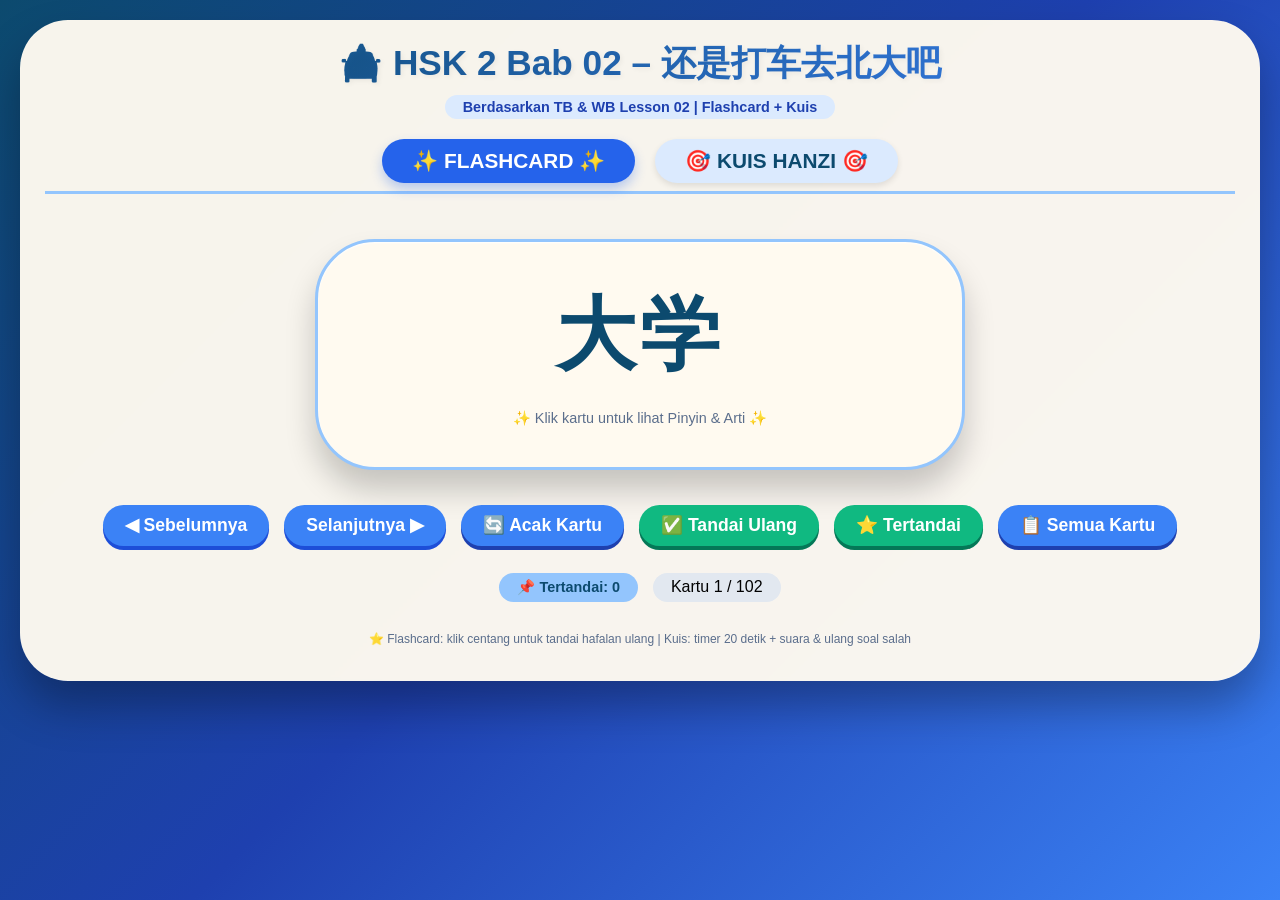
<file: data/wo1/KOSAKATA BAB 02.html>
<!DOCTYPE html>
<html lang="id">
<head>
    <meta charset="UTF-8">
    <meta name="viewport" content="width=device-width, initial-scale=1.0, user-scalable=yes">
    <title>HSK 2 Bab 02 – 还是打车去北大吧 | Flashcard & Kuis</title>
    <style>
        * {
            margin: 0;
            padding: 0;
            box-sizing: border-box;
            user-select: none;
        }

        body {
            background: linear-gradient(135deg, #0c4a6e 0%, #1e40af 50%, #3b82f6 100%);
            font-family: 'Arial', 'Segoe UI', sans-serif;
            min-height: 100vh;
            padding: 20px;
        }

        .app-container {
            max-width: 1300px;
            margin: 0 auto;
            background: rgba(255, 250, 240, 0.97);
            border-radius: 48px;
            box-shadow: 0 25px 45px rgba(0,0,0,0.3);
            overflow: hidden;
            padding: 20px 25px 35px;
            backdrop-filter: blur(2px);
        }

        .title-section {
            text-align: center;
            margin-bottom: 20px;
        }
        h1 {
            font-size: 2.2rem;
            background: linear-gradient(120deg, #0c4a6e, #3b82f6);
            background-clip: text;
            -webkit-background-clip: text;
            color: transparent;
            text-shadow: 2px 2px 5px rgba(0,0,0,0.05);
        }
        .watermark {
            font-size: 0.9rem;
            color: #1e40af;
            font-weight: bold;
            background: #dbeafe;
            display: inline-block;
            padding: 4px 18px;
            border-radius: 40px;
            margin-top: 8px;
            font-family: 'Arial', sans-serif;
        }

        .tabs {
            display: flex;
            gap: 20px;
            justify-content: center;
            margin-bottom: 25px;
            border-bottom: 3px solid #93c5fd;
            padding-bottom: 8px;
        }
        .tab-btn {
            background: #dbeafe;
            border: none;
            font-size: 1.3rem;
            font-weight: bold;
            padding: 10px 30px;
            border-radius: 60px;
            cursor: pointer;
            transition: 0.2s;
            color: #0c4a6e;
            font-family: 'Arial', sans-serif;
            box-shadow: 0 3px 6px rgba(0,0,0,0.1);
        }
        .tab-btn.active {
            background: #2563eb;
            color: white;
            box-shadow: 0 6px 12px rgba(37,99,235,0.3);
        }
        .tab-content {
            display: none;
            animation: fade 0.3s ease;
        }
        .tab-content.active {
            display: block;
        }
        @keyframes fade {
            from { opacity: 0; transform: translateY(8px);}
            to { opacity: 1; transform: translateY(0);}
        }

        .flashcard-area {
            display: flex;
            flex-direction: column;
            align-items: center;
        }
        .card {
            background: #fffaf0;
            border-radius: 60px;
            box-shadow: 0 20px 30px rgba(0,0,0,0.2), inset 0 1px 2px white;
            padding: 40px 25px;
            text-align: center;
            width: 100%;
            max-width: 650px;
            margin: 20px auto;
            cursor: pointer;
            transition: 0.2s;
            border: 3px solid #93c5fd;
        }
        .card:hover { transform: scale(1.02); background: #eff6ff; }
        .card-hanzi {
            font-family: 'Simsun', '宋体', 'Times New Roman', serif;
            font-size: 5rem;
            font-weight: 800;
            color: #0c4a6e;
            letter-spacing: 4px;
            margin-bottom: 20px;
            word-break: break-word;
        }
        .card-pinyin {
            font-family: 'Times New Roman', Times, serif;
            font-size: 1.9rem;
            color: #1e40af;
            margin: 12px 0;
            font-weight: 500;
        }
        .card-arti {
            font-family: 'Arial', sans-serif;
            font-size: 1.5rem;
            background: #dbeafe;
            display: inline-block;
            padding: 8px 22px;
            border-radius: 50px;
            color: #0c4a6e;
        }
        .info-text {
            font-family: 'Arial', sans-serif;
            font-size: 0.9rem;
            margin-top: 12px;
            color: #5b6e8c;
        }
        .nav-buttons {
            display: flex;
            gap: 15px;
            justify-content: center;
            flex-wrap: wrap;
            margin: 15px 0;
        }
        button {
            background: #3b82f6;
            border: none;
            padding: 10px 22px;
            font-size: 1.1rem;
            font-weight: bold;
            border-radius: 50px;
            cursor: pointer;
            font-family: 'Arial', sans-serif;
            transition: 0.1s;
            color: white;
            box-shadow: 0 4px 0 #1d4ed8;
        }
        button:active {
            transform: translateY(2px);
            box-shadow: 0 1px 0 #1d4ed8;
        }
        .shuffle-btn { background: #3b82f6; box-shadow: 0 4px 0 #1e40af; }
        .checklist-btn { background: #10b981; box-shadow: 0 4px 0 #047857; }
        .review-badge {
            margin-top: 12px;
            display: flex;
            gap: 15px;
            justify-content: center;
            flex-wrap: wrap;
        }
        .mark-info {
            background: #93c5fd;
            padding: 6px 18px;
            border-radius: 40px;
            font-family: 'Arial', sans-serif;
            font-weight: bold;
            font-size: 0.9rem;
            color: #0c4a6e;
        }
        .counter {
            font-family: 'Arial', sans-serif;
            font-size: 1rem;
            background: #e2e8f0;
            padding: 5px 18px;
            border-radius: 30px;
            display: inline-block;
        }

        .quiz-area { text-align: center; }
        .timer-bar {
            background: #eff6ff;
            padding: 10px 20px;
            border-radius: 60px;
            display: flex;
            align-items: center;
            gap: 15px;
            justify-content: space-between;
            flex-wrap: wrap;
            margin-bottom: 20px;
        }
        .timer-label { font-weight: bold; background: #93c5fd; padding: 5px 15px; border-radius: 40px; color: #0c4a6e; }
        .progress-container { flex: 2; background-color: #e2e8f0; border-radius: 30px; height: 18px; overflow: hidden; }
        .time-progress { width: 100%; height: 100%; background: linear-gradient(90deg, #3b82f6, #2563eb); border-radius: 30px; transition: width 0.1s linear; }
        .time-warning { background: linear-gradient(90deg, #ef4444, #f97316); }
        .timer-digit { font-family: monospace; font-size: 1.6rem; font-weight: 800; background: #0f172a; color: #fef9c3; padding: 4px 18px; border-radius: 50px; min-width: 100px; }
        .quiz-question { background: #eff6ff; border-radius: 70px; padding: 25px; margin: 15px 0; box-shadow: 0 10px 15px rgba(0,0,0,0.1); }
        .quiz-arti { font-family: 'Arial', sans-serif; font-size: 2rem; font-weight: bold; color: #0c4a6e; background: #93c5fd; display: inline-block; padding: 10px 30px; border-radius: 60px; }
        .options-grid { display: grid; grid-template-columns: repeat(auto-fit, minmax(180px, 1fr)); gap: 18px; margin: 25px 0; }
        .quiz-option {
            font-family: 'Simsun', '宋体', serif;
            font-size: 1.5rem;
            font-weight: bold;
            background: linear-gradient(145deg, #eff6ff, #dbeafe);
            border: 3px solid #93c5fd;
            border-radius: 70px;
            padding: 14px 8px;
            cursor: pointer;
            transition: 0.1s;
            text-align: center;
            color: #0c4a6e;
            box-shadow: 0 5px 0 #2563eb;
        }
        .quiz-option:hover:not(:disabled) { transform: translateY(-2px); background: #93c5fd; }
        .quiz-option:active:not(:disabled) { transform: translateY(2px); box-shadow: 0 2px 0 #2563eb; }
        .disabled-opt { opacity: 0.6; cursor: not-allowed; }
        .feedback { font-family: 'Arial', sans-serif; font-size: 1.2rem; padding: 12px; border-radius: 50px; margin: 15px 0; background: #f1f5f9; font-weight: bold; }
        .score-area { font-family: 'Arial', sans-serif; font-size: 1.2rem; background: #93c5fd; display: inline-block; padding: 6px 22px; border-radius: 40px; margin-bottom: 12px; color: #0c4a6e; }
        .quiz-buttons { display: flex; gap: 12px; justify-content: center; flex-wrap: wrap; }
        .next-quiz { background: #10b981; box-shadow: 0 4px 0 #047857; }
        .reset-quiz { background: #ef4444; box-shadow: 0 4px 0 #b91c1c; }
        .repeat-wrong { background: #8b5cf6; box-shadow: 0 4px 0 #5b21b6; }
        footer { text-align: center; margin-top: 30px; font-size: 0.75rem; color: #5b6e8c; }

        @media (max-width: 640px) {
            .card-hanzi { font-size: 3rem; }
            .quiz-arti { font-size: 1.4rem; }
            .quiz-option { font-size: 1.1rem; padding: 10px 5px; }
            .tab-btn { font-size: 1rem; padding: 6px 18px; }
        }
    </style>
</head>
<body>
<div class="app-container">
    <div class="title-section">
        <h1>🚖 HSK 2 Bab 02 – 还是打车去北大吧</h1>
        <div class="watermark">Berdasarkan TB & WB Lesson 02 | Flashcard + Kuis</div>
    </div>

    <div class="tabs">
        <button class="tab-btn active" data-tab="flashcard">✨ FLASHCARD ✨</button>
        <button class="tab-btn" data-tab="quiz">🎯 KUIS HANZI 🎯</button>
    </div>

    <!-- FLASHCARD -->
    <div id="flashcardTab" class="tab-content active">
        <div class="flashcard-area">
            <div class="card" id="flashcardCard">
                <div class="card-hanzi" id="cardHanzi">...</div>
                <div class="card-pinyin" id="cardPinyin" style="display: none;"></div>
                <div class="card-arti" id="cardArti" style="display: none;"></div>
                <div class="info-text">✨ Klik kartu untuk lihat Pinyin & Arti ✨</div>
            </div>
            <div class="nav-buttons">
                <button id="prevCardBtn">◀ Sebelumnya</button>
                <button id="nextCardBtn">Selanjutnya ▶</button>
                <button id="shuffleFlashBtn" class="shuffle-btn">🔄 Acak Kartu</button>
                <button id="markReviewBtn" class="checklist-btn">✅ Tandai Ulang</button>
                <button id="showMarkedBtn" class="checklist-btn">⭐ Tertandai</button>
                <button id="showAllFlashBtn" class="shuffle-btn">📋 Semua Kartu</button>
            </div>
            <div class="review-badge">
                <span class="mark-info" id="markedCountBadge">📌 Tertandai: 0</span>
                <span class="counter" id="flashCounter">Kartu 1 / 60</span>
            </div>
        </div>
    </div>

    <!-- KUIS -->
    <div id="quizTab" class="tab-content">
        <div class="quiz-area">
            <div class="score-area">🏆 SKOR: <span id="quizScore">0</span> / <span id="totalQuizCount">60</span></div>
            <div class="timer-bar">
                <span class="timer-label">⏱ WAKTU</span>
                <div class="progress-container">
                    <div class="time-progress" id="timeProgress" style="width: 100%;"></div>
                </div>
                <span class="timer-digit" id="timerDisplay">20 detik</span>
            </div>
            <div class="quiz-question">
                <div class="quiz-arti" id="questionArti">Memperkenalkan</div>
            </div>
            <div class="options-grid" id="quizOptionsGrid"></div>
            <div class="feedback" id="quizFeedback">🌸 Pilih Hanzi yang sesuai dengan arti di atas 🌸</div>
            <div class="quiz-buttons">
                <button id="nextQuizBtn" class="next-quiz">▶ Soal Berikutnya</button>
                <button id="resetQuizBtn" class="reset-quiz">🔄 Mulai Baru</button>
                <button id="repeatWrongBtn" class="repeat-wrong">🔁 Ulangi Soal Salah</button>
            </div>
        </div>
    </div>
    <footer>⭐ Flashcard: klik centang untuk tandai hafalan ulang | Kuis: timer 20 detik + suara & ulang soal salah</footer>
</div>

<script>
    // ======================= KOSAKATA BAB 02 =======================
    // Diambil dari file KOSAKATA BAB 02.txt
    const vocabulary = [
        // Kata Benda
        { hanzi: "大学", pinyin: "dàxué", arti: "universitas" },
        { hanzi: "北京大学", pinyin: "Běijīng Dàxué", arti: "Universitas Peking" },
        { hanzi: "公交车", pinyin: "gōngjiāochē", arti: "bus" },
        { hanzi: "车站", pinyin: "chēzhàn", arti: "halte / stasiun" },
        { hanzi: "出租车", pinyin: "chūzūchē", arti: "taksi" },
        { hanzi: "打车", pinyin: "dǎchē", arti: "naik taksi" },
        { hanzi: "学生", pinyin: "xuéshēng", arti: "murid / mahasiswa" },
        { hanzi: "外国学生", pinyin: "wàiguó xuéshēng", arti: "mahasiswa asing" },
        { hanzi: "电影院", pinyin: "diànyǐngyuàn", arti: "bioskop" },
        { hanzi: "电影票", pinyin: "diànyǐngpiào", arti: "tiket film" },
        { hanzi: "教室", pinyin: "jiàoshì", arti: "ruang kelas" },
        { hanzi: "学校", pinyin: "xuéxiào", arti: "sekolah" },
        { hanzi: "饭店", pinyin: "fàndiàn", arti: "restoran" },
        { hanzi: "书", pinyin: "shū", arti: "buku" },
        { hanzi: "书桌", pinyin: "shūzhuō", arti: "meja belajar" },
        { hanzi: "名字", pinyin: "míngzi", arti: "nama" },
        { hanzi: "工作", pinyin: "gōngzuò", arti: "pekerjaan" },
        { hanzi: "鸡蛋", pinyin: "jīdàn", arti: "telur ayam" },
        { hanzi: "面包", pinyin: "miànbāo", arti: "roti" },
        { hanzi: "苹果", pinyin: "píngguǒ", arti: "apel" },
        { hanzi: "银行", pinyin: "yínháng", arti: "bank" },
        { hanzi: "钱", pinyin: "qián", arti: "uang" },
        { hanzi: "宾馆", pinyin: "bīnguǎn", arti: "hotel" },
        { hanzi: "前台", pinyin: "qiántái", arti: "meja depan / resepsionis" },
        { hanzi: "校园", pinyin: "xiàoyuán", arti: "kampus" },
        { hanzi: "门口", pinyin: "ménkǒu", arti: "pintu masuk" },
        // Kata Kerja
        { hanzi: "开车", pinyin: "kāichē", arti: "menyetir / mengendarai" },
        { hanzi: "问", pinyin: "wèn", arti: "bertanya" },
        { hanzi: "回答", pinyin: "huídá", arti: "menjawab" },
        { hanzi: "参观", pinyin: "cānguān", arti: "mengunjungi / tur" },
        { hanzi: "学习", pinyin: "xuéxí", arti: "belajar" },
        { hanzi: "看电影", pinyin: "kàn diànyǐng", arti: "menonton film" },
        { hanzi: "回来", pinyin: "huílái", arti: "kembali (ke sini)" },
        { hanzi: "过来", pinyin: "guòlái", arti: "datang ke sini" },
        { hanzi: "出去", pinyin: "chūqù", arti: "pergi keluar" },
        { hanzi: "回家", pinyin: "huíjiā", arti: "pulang ke rumah" },
        { hanzi: "准备", pinyin: "zhǔnbèi", arti: "mempersiapkan" },
        { hanzi: "告诉", pinyin: "gàosu", arti: "memberi tahu" },
        { hanzi: "介绍", pinyin: "jièshào", arti: "memperkenalkan" },
        { hanzi: "洗", pinyin: "xǐ", arti: "mencuci" },
        { hanzi: "洗手", pinyin: "xǐshǒu", arti: "cuci tangan" },
        { hanzi: "做完", pinyin: "zuòwán", arti: "selesai mengerjakan" },
        { hanzi: "接", pinyin: "jiē", arti: "menjemput / menerima" },
        { hanzi: "开", pinyin: "kāi", arti: "membuka / mengemudi" },
        // Kata Sifat
        { hanzi: "好", pinyin: "hǎo", arti: "mudah (dalam '好打车' = mudah naik taksi)" },
        { hanzi: "远", pinyin: "yuǎn", arti: "jauh" },
        { hanzi: "近", pinyin: "jìn", arti: "dekat" },
        { hanzi: "漂亮", pinyin: "piàoliang", arti: "cantik / indah" },
        { hanzi: "好看", pinyin: "hǎokàn", arti: "bagus / enak dipandang" },
        { hanzi: "不错", pinyin: "búcuò", arti: "lumayan / tidak buruk" },
        { hanzi: "便宜", pinyin: "piányi", arti: "murah" },
        { hanzi: "贵", pinyin: "guì", arti: "mahal" },
        { hanzi: "多", pinyin: "duō", arti: "banyak" },
        { hanzi: "少", pinyin: "shǎo", arti: "sedikit" },
        { hanzi: "大", pinyin: "dà", arti: "besar" },
        { hanzi: "小", pinyin: "xiǎo", arti: "kecil" },
        { hanzi: "忙", pinyin: "máng", arti: "sibuk" },
        { hanzi: "累", pinyin: "lèi", arti: "lelah" },
        // Kata Keterangan & Partikel
        { hanzi: "还是", pinyin: "háishì", arti: "sebaiknya / lebih baik (dalam pola '还是……吧')" },
        { hanzi: "吧", pinyin: "ba", arti: "partikel untuk saran / ajakan" },
        { hanzi: "多 (di belakang angka)", pinyin: "duō", arti: "lebih dari (angka perkiraan)" },
        { hanzi: "很", pinyin: "hěn", arti: "sangat" },
        { hanzi: "太", pinyin: "tài", arti: "terlalu / sangat" },
        { hanzi: "真", pinyin: "zhēn", arti: "sungguh" },
        { hanzi: "这么", pinyin: "zhème", arti: "begini" },
        { hanzi: "那么", pinyin: "nàme", arti: "begitu" },
        { hanzi: "也", pinyin: "yě", arti: "juga" },
        { hanzi: "都", pinyin: "dōu", arti: "semuanya" },
        { hanzi: "还", pinyin: "hái", arti: "masih / juga / bahkan" },
        { hanzi: "就", pinyin: "jiù", arti: "maka / segera" },
        { hanzi: "不到", pinyin: "bú dào", arti: "kurang dari / belum mencapai" },
        { hanzi: "已经", pinyin: "yǐjīng", arti: "sudah" },
        { hanzi: "马上", pinyin: "mǎshàng", arti: "segera" },
        // Kata Tanya
        { hanzi: "什么", pinyin: "shénme", arti: "apa" },
        { hanzi: "哪儿", pinyin: "nǎr", arti: "di mana" },
        { hanzi: "哪里", pinyin: "nǎlǐ", arti: "di mana" },
        { hanzi: "谁", pinyin: "shéi", arti: "siapa" },
        { hanzi: "怎么", pinyin: "zěnme", arti: "bagaimana (cara)" },
        { hanzi: "怎么样", pinyin: "zěnmeyàng", arti: "bagaimana (keadaan)" },
        { hanzi: "多少", pinyin: "duōshao", arti: "berapa (jumlah)" },
        { hanzi: "几", pinyin: "jǐ", arti: "berapa (angka kecil)" },
        { hanzi: "哪个", pinyin: "nǎge", arti: "yang mana" },
        { hanzi: "为什么", pinyin: "wèishénme", arti: "mengapa" },
        // Pola Tata Bahasa & Frasa
        { hanzi: "还是 + Kalimat + 吧", pinyin: "háishì + kalimat + ba", arti: "\"Sebaiknya ...\" / \"Lebih baik ...\" (pilihan yang lebih baik)" },
        { hanzi: "好 + Verba", pinyin: "hǎo + V", arti: "\"Mudah untuk ...\"" },
        { hanzi: "Angka + 多 + 量词", pinyin: "angka + duō + measure", arti: "Lebih dari ... (angka kelipatan 10)" },
        { hanzi: "Angka + 量词 + 多", pinyin: "angka + measure + duō", arti: "Lebih dari ... (angka bukan kelipatan 10)" },
        { hanzi: "Verba / Frasa Verba + 的 + Kata Benda", pinyin: "V phrase + de + noun", arti: "Frasa verba sebagai atribut (menerangkan kata benda)" },
        { hanzi: "不到 + Angka", pinyin: "bú dào + angka", arti: "Kurang dari ..." },
        { hanzi: "还是打车去吧", pinyin: "háishì dǎchē qù ba", arti: "Lebih baik naik taksi saja." },
        { hanzi: "这儿好打车吗？", pinyin: "zhèr hǎo dǎchē ma?", arti: "Di sini mudah naik taksi?" },
        { hanzi: "北京大学很大", pinyin: "Běijīng Dàxué hěn dà", arti: "Universitas Peking sangat besar." },
        { hanzi: "有四万多名学生", pinyin: "yǒu sì wàn duō míng xuéshēng", arti: "Ada lebih dari 40.000 mahasiswa." },
        { hanzi: "网上说的", pinyin: "wǎngshang shuō de", arti: "Yang dikatakan di internet." },
        { hanzi: "三千多名外国学生", pinyin: "sān qiān duō míng wàiguó xuéshēng", arti: "Lebih dari 3.000 mahasiswa asing." },
        { hanzi: "学校里有家电影院", pinyin: "xuéxiào lǐ yǒu jiā diànyǐngyuàn", arti: "Di kampus ada bioskop." },
        { hanzi: "还不到二十块钱", pinyin: "hái bú dào èrshí kuài qián", arti: "Masih kurang dari 20 yuan." },
        { hanzi: "还是别看电影了", pinyin: "háishì bié kàn diànyǐng le", arti: "Lebih baik jangan menonton film." },
        { hanzi: "有时间还想过来", pinyin: "yǒu shíjiān hái xiǎng guòlái", arti: "Kalau ada waktu masih mau datang lagi." },
        { hanzi: "去洗洗手吧", pinyin: "qù xǐxi shǒu ba", arti: "Pergi cuci tangan dulu." },
        { hanzi: "不到五点就做完了", pinyin: "bú dào wǔ diǎn jiù zuòwán le", arti: "Selesai sebelum jam 5." },
        { hanzi: "你怎么每天都这么晚回来？", pinyin: "nǐ zěnme měi tiān dōu zhème wǎn huílái?", arti: "Kenapa kamu pulang terlambat setiap hari?" }
    ];
    const TOTAL_VOCAB = vocabulary.length;

    // ========== FLASHCARD ==========
    let currentDisplayList = [...vocabulary];
    let currentFlashIndex = 0;
    let isFlipped = false;
    let markedIndices = new Set();

    function updateMarkedBadge() { document.getElementById("markedCountBadge").innerText = `📌 Tertandai: ${markedIndices.size}`; }
    function shuffleArray(arr) { for (let i = arr.length - 1; i > 0; i--) { const j = Math.floor(Math.random() * (i + 1)); [arr[i], arr[j]] = [arr[j], arr[i]]; } return arr; }
    function renderFlashcard() {
        if (currentDisplayList.length === 0) { document.getElementById("cardHanzi").innerText = "Tidak ada kartu"; return; }
        const item = currentDisplayList[currentFlashIndex];
        document.getElementById("cardHanzi").innerText = item.hanzi;
        const pinyinEl = document.getElementById("cardPinyin");
        const artiEl = document.getElementById("cardArti");
        if (!isFlipped) { pinyinEl.style.display = "none"; artiEl.style.display = "none"; }
        else { pinyinEl.style.display = "block"; artiEl.style.display = "inline-block"; pinyinEl.innerText = item.pinyin; artiEl.innerText = item.arti; }
        document.getElementById("flashCounter").innerText = `Kartu ${currentFlashIndex+1} / ${currentDisplayList.length}`;
    }
    function flipCard() { isFlipped = !isFlipped; renderFlashcard(); }
    function nextFlash() { if(currentDisplayList.length){ currentFlashIndex = (currentFlashIndex+1)%currentDisplayList.length; isFlipped=false; renderFlashcard(); } }
    function prevFlash() { if(currentDisplayList.length){ currentFlashIndex = (currentFlashIndex-1+currentDisplayList.length)%currentDisplayList.length; isFlipped=false; renderFlashcard(); } }
    function toggleMarkCurrent() {
        if(currentDisplayList.length===0) return;
        const currentVoc = currentDisplayList[currentFlashIndex];
        const origIdx = vocabulary.findIndex(v => v.hanzi === currentVoc.hanzi && v.pinyin === currentVoc.pinyin);
        if(origIdx !== -1){
            if(markedIndices.has(origIdx)) markedIndices.delete(origIdx);
            else markedIndices.add(origIdx);
            updateMarkedBadge();
            alert(markedIndices.has(origIdx) ? `✅ ${currentVoc.hanzi} ditandai ulang` : `❌ ${currentVoc.hanzi} dihapus dari tandai`);
        }
    }
    function showMarkedOnly() {
        const markedVoc = [];
        for(let idx of markedIndices) markedVoc.push(vocabulary[idx]);
        if(markedVoc.length===0){ alert("Belum ada kartu ditandai. Klik ✅ Tandai Ulang pada kartu."); return; }
        currentDisplayList = [...markedVoc];
        currentFlashIndex = 0; isFlipped=false; renderFlashcard();
    }
    function showAllFlash() { currentDisplayList = [...vocabulary]; currentFlashIndex=0; isFlipped=false; renderFlashcard(); }
    function shuffleFlash() { currentDisplayList = shuffleArray([...currentDisplayList]); currentFlashIndex=0; isFlipped=false; renderFlashcard(); }

    // ========== KUIS ==========
    let audioCtx = null;
    function initAudio() { if(!audioCtx) audioCtx = new (window.AudioContext||window.webkitAudioContext)(); return audioCtx; }
    function playTone(freq, dur, vol=0.2) { let ctx=initAudio(); if(ctx.state==='suspended') ctx.resume().then(()=>_play(ctx,freq,dur,vol)).catch(e=>{}); else _play(ctx,freq,dur,vol); }
    function _play(ctx,freq,dur,vol){ let osc=ctx.createOscillator(), gain=ctx.createGain(); osc.connect(gain); gain.connect(ctx.destination); osc.frequency.value=freq; gain.gain.value=vol; osc.start(); gain.gain.exponentialRampToValueAtTime(0.0001, ctx.currentTime+dur); osc.stop(ctx.currentTime+dur); }
    function playCorrect() { playTone(880,0.12,0.25); setTimeout(()=>playTone(1100,0.2,0.25),130); setTimeout(()=>playTone(1320,0.25,0.2),280); }
    function playWrong() { let ctx=initAudio(); if(ctx.state==='suspended') ctx.resume().then(()=>_playWrong(ctx)).catch(e=>{}); else _playWrong(ctx); }
    function _playWrong(ctx){ let osc=ctx.createOscillator(), gain=ctx.createGain(); osc.connect(gain); gain.connect(ctx.destination); osc.frequency.value=220; gain.gain.value=0.35; osc.start(); let lfo=ctx.createOscillator(), lfoG=ctx.createGain(); lfo.connect(lfoG); lfoG.connect(gain.gain); lfo.frequency.value=18; lfoG.gain.value=0.25; lfo.start(); gain.gain.exponentialRampToValueAtTime(0.0001, ctx.currentTime+0.5); osc.stop(ctx.currentTime+0.5); lfo.stop(ctx.currentTime+0.5); }

    let quizQuestionsOrder = [];
    let currentQIndex = 0;
    let quizScore = 0;
    let quizAnswered = false;
    let timerInterval = null;
    let timeLeft = 20;
    let currentQuestionVocab = null;
    let currentOptions = [];
    let wrongIndices = [];
    let quizMode = "normal";
    let repeatList = [];

    const quizScoreSpan = document.getElementById("quizScore");
    const totalQuizSpan = document.getElementById("totalQuizCount");
    const questionArtiSpan = document.getElementById("questionArti");
    const optionsGrid = document.getElementById("quizOptionsGrid");
    const quizFeedback = document.getElementById("quizFeedback");
    const nextQuizBtn = document.getElementById("nextQuizBtn");
    const resetQuizBtn = document.getElementById("resetQuizBtn");
    const repeatWrongBtn = document.getElementById("repeatWrongBtn");
    const timeProgress = document.getElementById("timeProgress");
    const timerDisplaySpan = document.getElementById("timerDisplay");

    function stopTimer() { if(timerInterval) clearInterval(timerInterval); timerInterval=null; }
    function startTimer() {
        timeLeft=20; updateTimerUI();
        timerInterval = setInterval(()=>{
            if(quizAnswered) return;
            if(timeLeft<=1){ if(!quizAnswered) finishAnswer(false, true); }
            else { timeLeft--; updateTimerUI(); }
        },1000);
    }
    function updateTimerUI() {
        timerDisplaySpan.innerText = `${timeLeft} detik`;
        let percent = (timeLeft/20)*100;
        timeProgress.style.width=`${percent}%`;
        if(timeLeft<=5) timeProgress.classList.add("time-warning");
        else timeProgress.classList.remove("time-warning");
    }

    function generateOptions(correctHanzi, correctIdx) {
        let others = vocabulary.filter((_,i)=> i!==correctIdx).map(v=>v.hanzi);
        others = shuffleArray([...others]);
        let opts = [correctHanzi];
        for(let i=0; i<Math.min(3, others.length); i++) opts.push(others[i]);
        return shuffleArray(opts);
    }
    function renderQuizOptions() {
        optionsGrid.innerHTML = "";
        currentOptions.forEach(opt => {
            let btn = document.createElement("button");
            btn.className = "quiz-option";
            btn.innerText = opt;
            btn.style.fontFamily = "'Simsun', '宋体', serif";
            btn.addEventListener("click", () => checkAnswer(opt));
            optionsGrid.appendChild(btn);
        });
    }
    function enableOptions(enable) {
        document.querySelectorAll(".quiz-option").forEach(btn => {
            if(enable) { btn.disabled=false; btn.classList.remove("disabled-opt"); }
            else { btn.disabled=true; btn.classList.add("disabled-opt"); }
        });
    }
    function finishAnswer(isCorrect, isTimeout=false) {
        if(quizAnswered) return;
        quizAnswered=true;
        stopTimer();
        if(isCorrect) { playCorrect(); quizScore++; updateQuizUI(); quizFeedback.innerHTML="✅ BENAR! +1 poin ✅"; quizFeedback.style.background="#d1fae5"; }
        else { playWrong(); quizFeedback.innerHTML=`❌ SALAH! Hanzi benar: "${currentQuestionVocab.hanzi}" ❌`; quizFeedback.style.background="#fee2e2";
            if(quizMode==="normal" && !isTimeout) { let wrongIdx = quizQuestionsOrder[currentQIndex]; if(!wrongIndices.includes(wrongIdx)) wrongIndices.push(wrongIdx); } }
        enableOptions(false);
    }
    function checkAnswer(selected) { if(quizAnswered) return; let isCorrect = (selected === currentQuestionVocab.hanzi); finishAnswer(isCorrect, false); }
    function updateQuizUI() { quizScoreSpan.innerText = quizScore; totalQuizSpan.innerText = (quizMode==="repeat"? repeatList.length : TOTAL_VOCAB); }
    function loadQuizQuestion() {
        if(quizMode==="normal" && currentQIndex >= quizQuestionsOrder.length) { endQuiz(); return; }
        if(quizMode==="repeat" && currentQIndex >= repeatList.length) { endQuiz(); return; }
        let vocabIdx = (quizMode==="normal") ? quizQuestionsOrder[currentQIndex] : repeatList[currentQIndex];
        currentQuestionVocab = vocabulary[vocabIdx];
        questionArtiSpan.innerText = currentQuestionVocab.arti;
        currentOptions = generateOptions(currentQuestionVocab.hanzi, vocabIdx);
        renderQuizOptions();
        quizAnswered=false;
        enableOptions(true);
        quizFeedback.innerHTML = "🌸 Pilih Hanzi yang tepat! 🌸";
        quizFeedback.style.background="#f1f5f9";
        stopTimer(); startTimer();
    }
    function nextQuiz() {
        if(!quizAnswered && currentQIndex < (quizMode==="normal"?quizQuestionsOrder.length:repeatList.length)) {
            quizFeedback.innerHTML = "⚠️ Jawab dulu sebelum lanjut! ⚠️"; quizFeedback.style.background="#fef3c7";
            setTimeout(()=>{ if(!quizAnswered) quizFeedback.style.background="#f1f5f9"; },800);
            return;
        }
        currentQIndex++;
        if((quizMode==="normal" && currentQIndex<quizQuestionsOrder.length) || (quizMode==="repeat" && currentQIndex<repeatList.length))
            loadQuizQuestion();
        else endQuiz();
    }
    function endQuiz() {
        stopTimer(); enableOptions(false);
        if(quizMode==="normal"){
            if(wrongIndices.length>0) quizFeedback.innerHTML = `🎉 Selesai! Skor: ${quizScore}/${quizQuestionsOrder.length}. Kamu salah ${wrongIndices.length} soal. Tekan "Ulangi Soal Salah" untuk perbaiki. 🎉`;
            else quizFeedback.innerHTML = `🎉 SEMPURNA! Skor: ${quizScore}/${quizQuestionsOrder.length} 🎉`;
        } else {
            quizFeedback.innerHTML = `🔁 Latihan ulang selesai! Skor: ${quizScore}/${repeatList.length}. Tekan "Mulai Baru" untuk sesi baru. 🔁`;
        }
        questionArtiSpan.innerText = "✨ Kuis Selesai ✨";
        nextQuizBtn.disabled = true;
    }
    function resetQuiz() {
        stopTimer(); quizMode="normal"; wrongIndices=[];
        let indices = Array.from({length:TOTAL_VOCAB}, (_,i)=>i);
        quizQuestionsOrder = shuffleArray([...indices]);
        currentQIndex=0; quizScore=0; quizAnswered=false;
        updateQuizUI(); loadQuizQuestion(); nextQuizBtn.disabled=false;
    }
    function repeatWrong() {
        if(wrongIndices.length===0){ quizFeedback.innerHTML="✨ Tidak ada soal salah! Kamu hebat ✨"; return; }
        stopTimer(); quizMode="repeat"; repeatList = [...wrongIndices];
        currentQIndex=0; quizScore=0; quizAnswered=false;
        updateQuizUI(); loadQuizQuestion(); nextQuizBtn.disabled=false;
        quizFeedback.innerHTML = "🔁 Mode Ulang Soal Salah. Kerjakan dengan baik! 🔁";
    }

    // ========== EVENT LISTENERS ==========
    document.getElementById("flashcardCard").addEventListener("click", flipCard);
    document.getElementById("prevCardBtn").addEventListener("click", prevFlash);
    document.getElementById("nextCardBtn").addEventListener("click", nextFlash);
    document.getElementById("shuffleFlashBtn").addEventListener("click", shuffleFlash);
    document.getElementById("markReviewBtn").addEventListener("click", toggleMarkCurrent);
    document.getElementById("showMarkedBtn").addEventListener("click", showMarkedOnly);
    document.getElementById("showAllFlashBtn").addEventListener("click", showAllFlash);
    nextQuizBtn.addEventListener("click", nextQuiz);
    resetQuizBtn.addEventListener("click", resetQuiz);
    repeatWrongBtn.addEventListener("click", repeatWrong);

    // Tab switching
    document.querySelectorAll(".tab-btn").forEach(btn=>{
        btn.addEventListener("click",()=>{
            let tab = btn.getAttribute("data-tab");
            document.getElementById("flashcardTab").classList.toggle("active", tab==="flashcard");
            document.getElementById("quizTab").classList.toggle("active", tab==="quiz");
            document.querySelectorAll(".tab-btn").forEach(b=>b.classList.remove("active"));
            btn.classList.add("active");
        });
    });

    // Inisialisasi
    function init() {
        showAllFlash();
        updateMarkedBadge();
        resetQuiz();
        document.body.addEventListener("click", ()=>{
            if(audioCtx && audioCtx.state==='suspended') audioCtx.resume();
        }, {once:true});
    }
    init();
</script>
</body>
</html>
</file>
